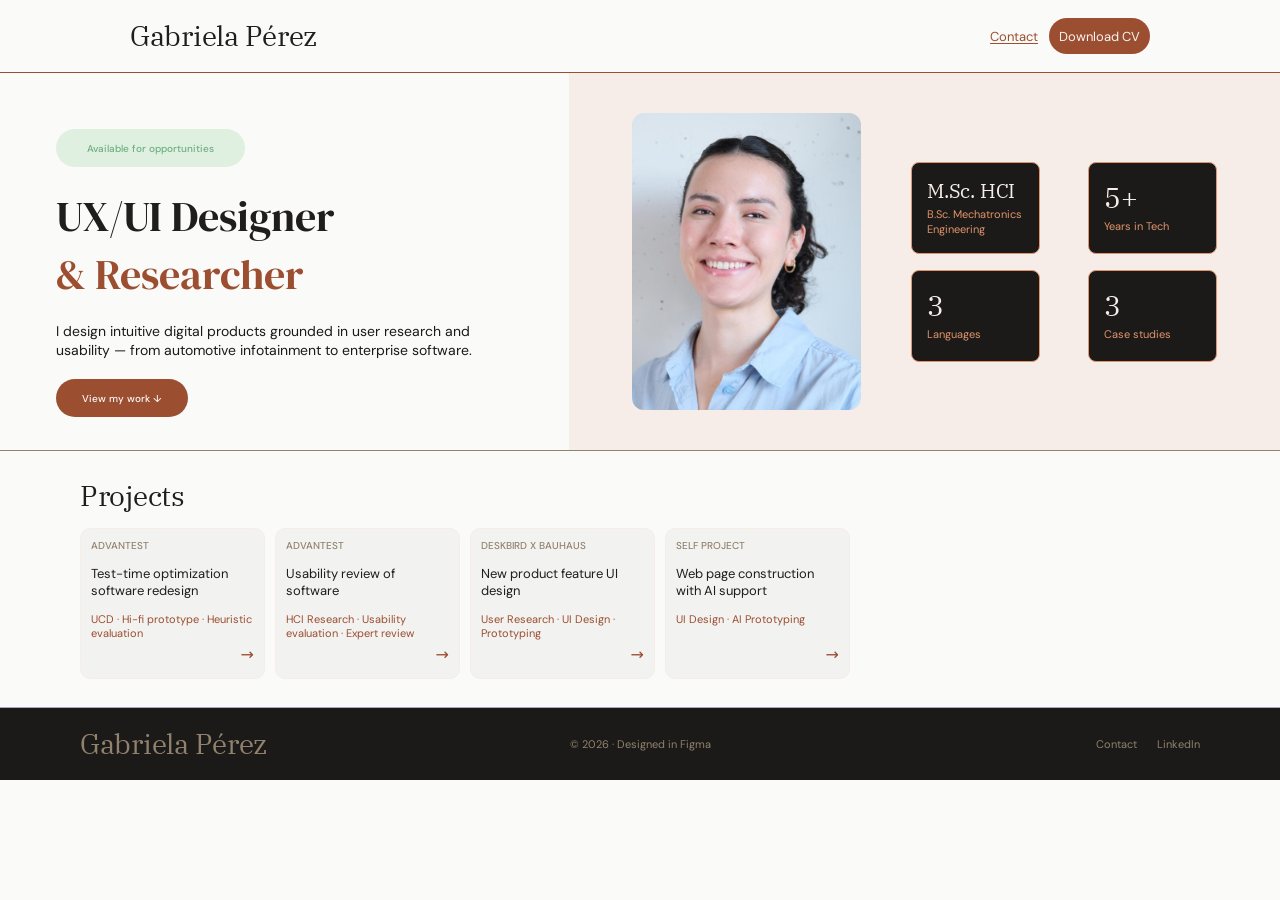
<file: index.html>
<!DOCTYPE html>
<html lang="en">
<head>
  <meta charset="utf-8">
  <meta name="viewport" content="width=device-width, initial-scale=1">
  <title>Gabriela R. Perez B. - Portfolio</title>
  <meta name="description" content="UX/UI Designer & Researcher. Portfolio of Gabriela Pérez.">
  <meta name="robots" content="noindex">
  <link rel="icon" href="assets/favicon.svg" type="image/svg+xml">
  <link rel="icon" href="assets/favicon-32.png" type="image/png" sizes="32x32">
  <link rel="apple-touch-icon" href="assets/apple-touch-icon.png">
  <link rel="preload" href="assets/fonts/ibm-plex-serif-latin-400-normal.woff2" as="font" type="font/woff2" crossorigin>
  <link rel="stylesheet" href="css/style.css">
</head>
<body class="home">
  <header class="site-header">
    <div class="site-header__inner">
      <a class="brand" href="./">Gabriela Pérez</a>
      <nav class="nav" aria-label="Main">
        <a class="nav__link" href="contact/">Contact</a>
        <a class="pill" href="https://drive.google.com/file/d/1xqCTWWsr5hrrekr1qN33S0dycSxEd2MQ/view?usp=sharing" target="_blank" rel="noopener">Download CV</a>
      </nav>
    </div>
  </header>

  <main>
    <section class="hero">
      <div class="hero__text">
        <span class="badge">Available for opportunities</span>
        <h1>UX/UI Designer <span>&amp; Researcher</span></h1>
        <p class="hero__lead">I design intuitive digital products grounded in user research and usability — from automotive infotainment to enterprise software.</p>
        <a class="btn-work" href="#projects">View my work ↓</a>
      </div>
      <div class="hero__side">
        <div class="photo"><img src="assets/img/home-photo.jpg" alt="Portrait of Gabriela Pérez" width="640" height="961"></div>
        <div class="stats">
          <div class="stat"><b class="stat__deg">M.Sc. HCI</b><span>B.Sc. Mechatronics Engineering</span></div>
          <div class="stat"><b>5+</b><span>Years in Tech</span></div>
          <div class="stat"><b>3</b><span>Languages</span></div>
          <div class="stat"><b>3</b><span>Case studies</span></div>
        </div>
      </div>
    </section>

    <section class="projects" id="projects">
      <h2 class="h-section" style="color:var(--ink)">Projects</h2>
      <div class="cards">
      <a class="pcard" href="project-advantest-testtime/">
        <span class="pcard__label">Advantest</span>
        <span class="pcard__title">Test-time optimization software redesign</span>
        <span class="pcard__tags">UCD · Hi-fi prototype · Heuristic evaluation</span>
        <span class="pcard__arrow" aria-hidden="true">→</span>
      </a>
      <a class="pcard" href="project-advantest-usability/">
        <span class="pcard__label">Advantest</span>
        <span class="pcard__title">Usability review of software</span>
        <span class="pcard__tags">HCI Research · Usability evaluation · Expert review</span>
        <span class="pcard__arrow" aria-hidden="true">→</span>
      </a>
      <a class="pcard" href="project-deskbird-bauhaus/">
        <span class="pcard__label">Deskbird x Bauhaus</span>
        <span class="pcard__title">New product feature UI design</span>
        <span class="pcard__tags">User Research · UI Design · Prototyping</span>
        <span class="pcard__arrow" aria-hidden="true">→</span>
      </a>
      <a class="pcard" href="kitchen-and-more-stuff/">
        <span class="pcard__label">Self project</span>
        <span class="pcard__title">Web page construction with AI support</span>
        <span class="pcard__tags">UI Design · AI Prototyping</span>
        <span class="pcard__arrow" aria-hidden="true">→</span>
      </a>
      </div>
    </section>
  </main>
  <footer class="site-footer">
    <div class="site-footer__inner">
      <a class="brand" href="">Gabriela Pérez</a>
      <small>© 2026 · Designed in Figma</small>
      <nav aria-label="Footer">
        <a href="contact/">Contact</a>
        <a href="https://linkedin.com/in/gabrielarosalbap/" target="_blank" rel="noopener">LinkedIn</a>
      </nav>
    </div>
  </footer>
</body>
</html>
</file>
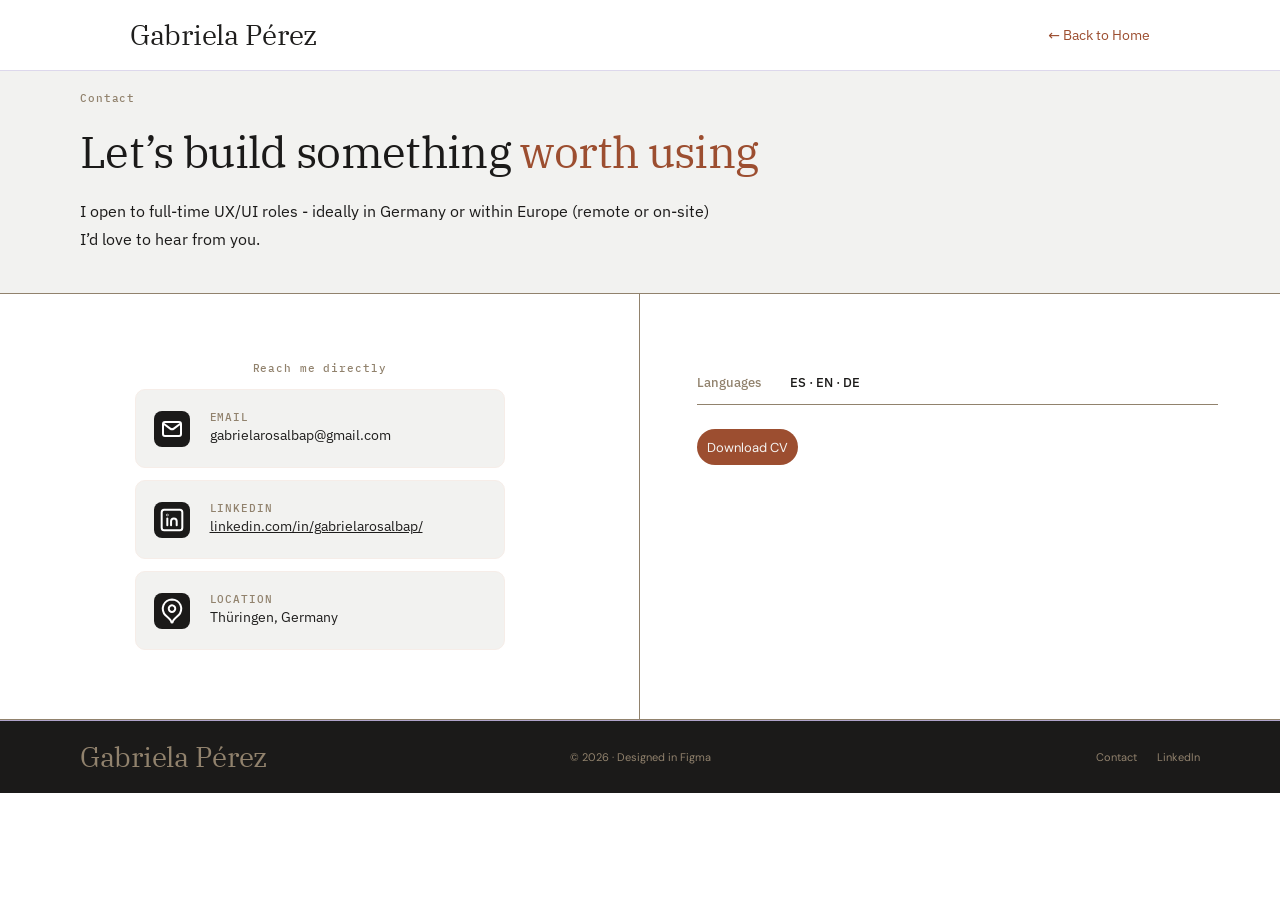
<file: contact/index.html>
<!DOCTYPE html>
<html lang="en">
<head>
  <meta charset="utf-8">
  <meta name="viewport" content="width=device-width, initial-scale=1">
  <title>Contact · Gabriela Pérez</title>
  <meta name="description" content="Get in touch with Gabriela Pérez, UX/UI Designer & Researcher.">
  <meta name="robots" content="noindex">
  <link rel="icon" href="../assets/favicon.svg" type="image/svg+xml">
  <link rel="icon" href="../assets/favicon-32.png" type="image/png" sizes="32x32">
  <link rel="apple-touch-icon" href="../assets/apple-touch-icon.png">
  <link rel="preload" href="../assets/fonts/ibm-plex-serif-latin-400-normal.woff2" as="font" type="font/woff2" crossorigin>
  <link rel="stylesheet" href="../css/style.css">
</head>
<body class="contact">
  <header class="site-header">
    <div class="site-header__inner">
      <a class="brand" href="../">Gabriela Pérez</a>
      <a class="back" href="../">← Back to Home</a>
    </div>
  </header>

  <main>
    <section class="contact-hero">
      <p class="eyebrow">Contact</p>
      <h1>Let’s build something <span>worth using</span></h1>
      <p class="body">I open to full-time UX/UI roles - ideally in Germany or within Europe (remote or on-site)<br>I’d love to hear from you.</p>
    </section>

    <section class="contact-body">
      <div class="contact-body__left">
        <p class="eyebrow">Reach me directly</p>
        <ul class="channels">
          <li class="channel"><img class="channel__img" src="../assets/img/icon-email.svg" alt="" width="36" height="36"><div><span class="eyebrow">EMAIL</span><a href="mailto:gabrielarosalbap@gmail.com" style="text-decoration:none">gabrielarosalbap@gmail.com</a></div></li>
          <li class="channel"><img class="channel__img" src="../assets/img/icon-linkedin.svg" alt="" width="36" height="36"><div><span class="eyebrow">LINKEDIN</span><a href="https://linkedin.com/in/gabrielarosalbap/" target="_blank" rel="noopener">linkedin.com/in/gabrielarosalbap/</a></div></li>
          <li class="channel"><img class="channel__img" src="../assets/img/icon-location.svg" alt="" width="36" height="36"><div><span class="eyebrow">LOCATION</span><p>Thüringen, Germany</p></div></li>
        </ul>
      </div>
      <div class="contact-body__right">
        <p class="langs">Languages <b>ES · EN · DE</b></p>
        <a class="pill" href="https://drive.google.com/file/d/1xqCTWWsr5hrrekr1qN33S0dycSxEd2MQ/view?usp=sharing" target="_blank" rel="noopener">Download CV</a>
      </div>
    </section>
  </main>
  <footer class="site-footer">
    <div class="site-footer__inner">
      <a class="brand" href="../">Gabriela Pérez</a>
      <small>© 2026 · Designed in Figma</small>
      <nav aria-label="Footer">
        <a href="../contact/">Contact</a>
        <a href="https://linkedin.com/in/gabrielarosalbap/" target="_blank" rel="noopener">LinkedIn</a>
      </nav>
    </div>
  </footer>
</body>
</html>
</file>
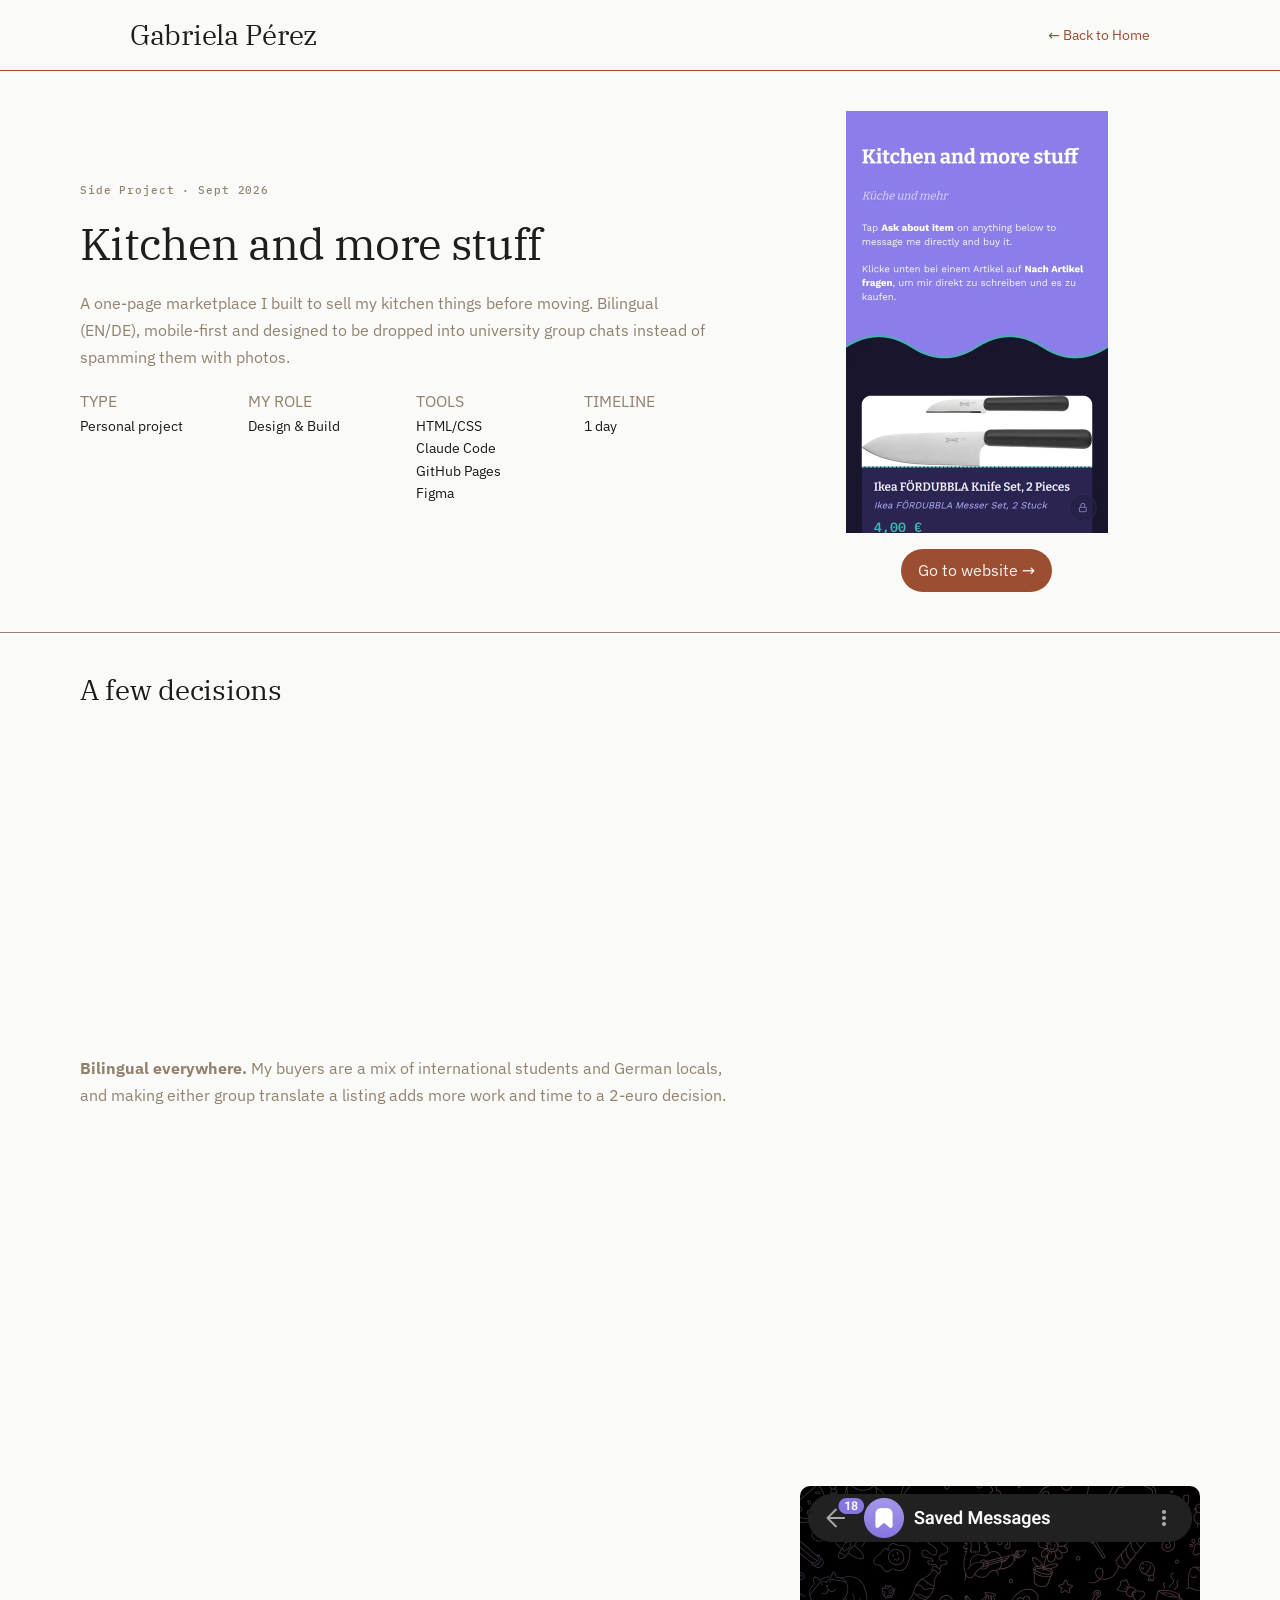
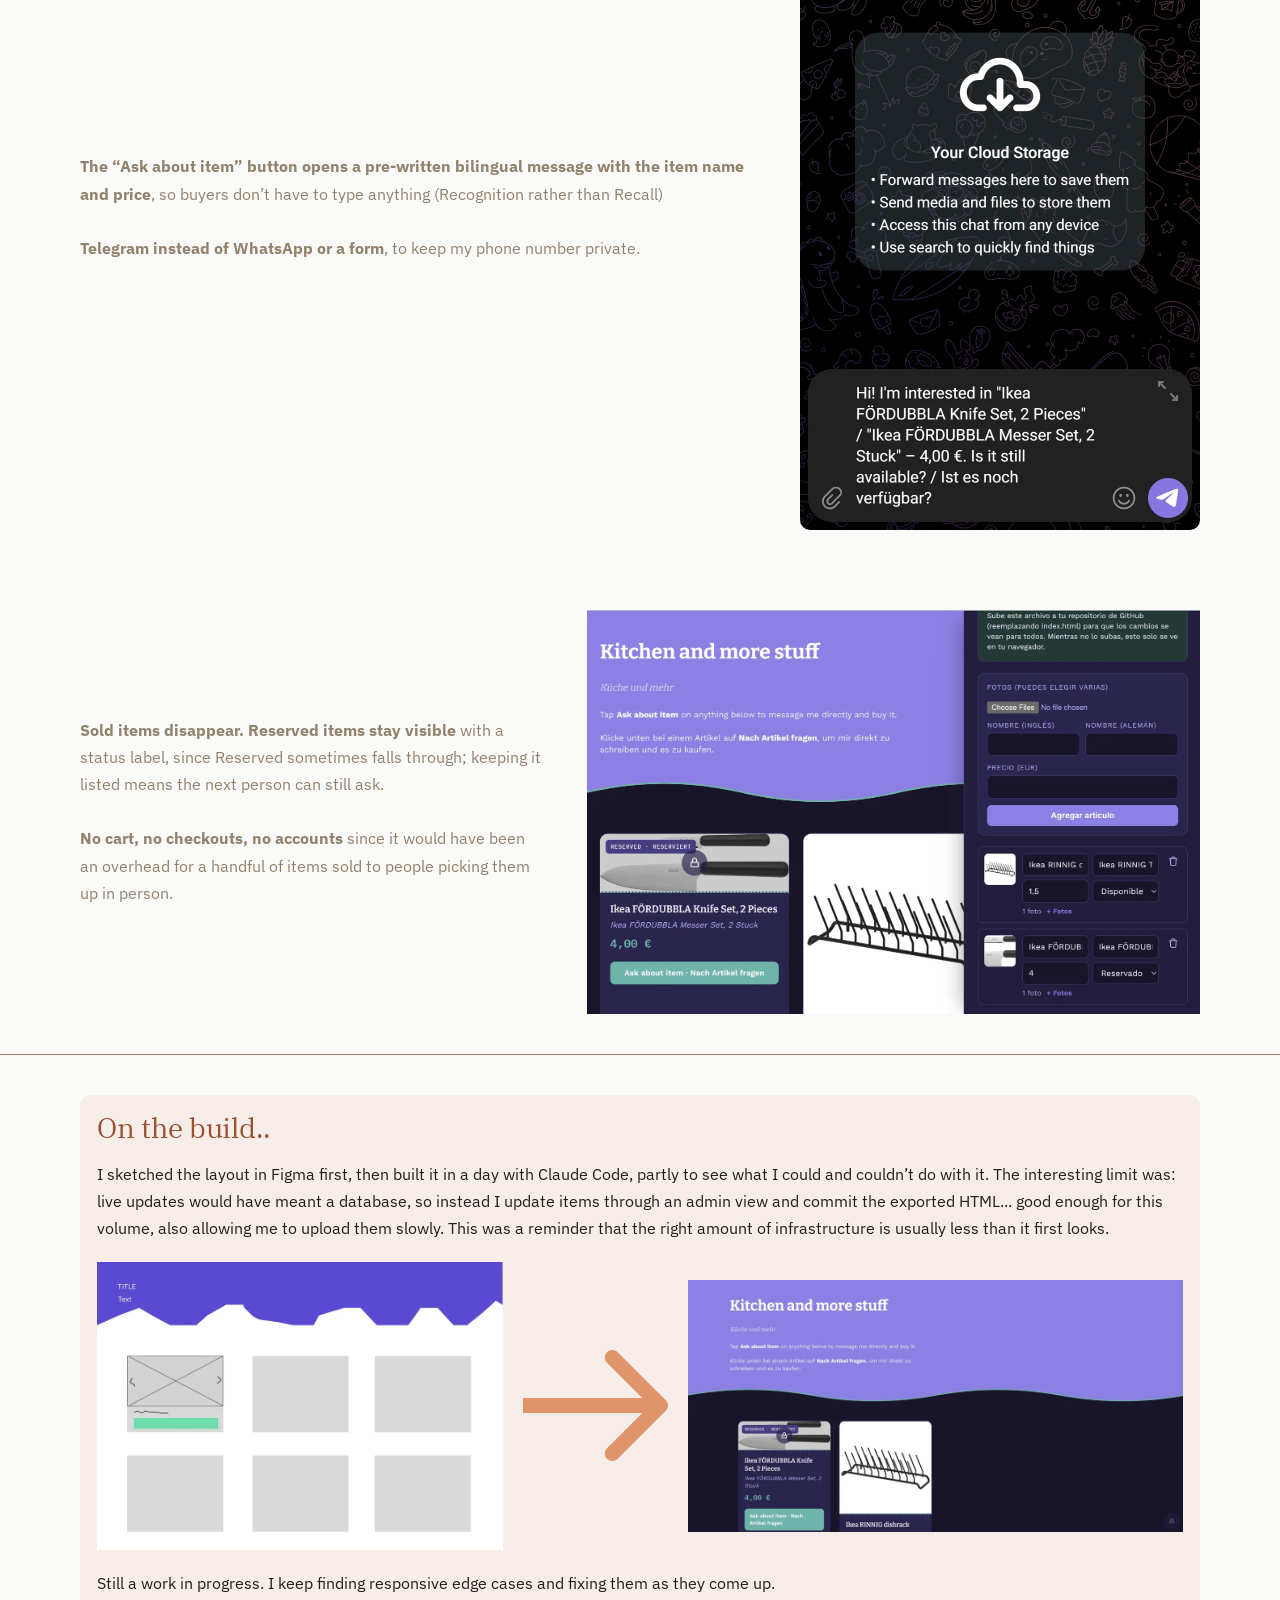
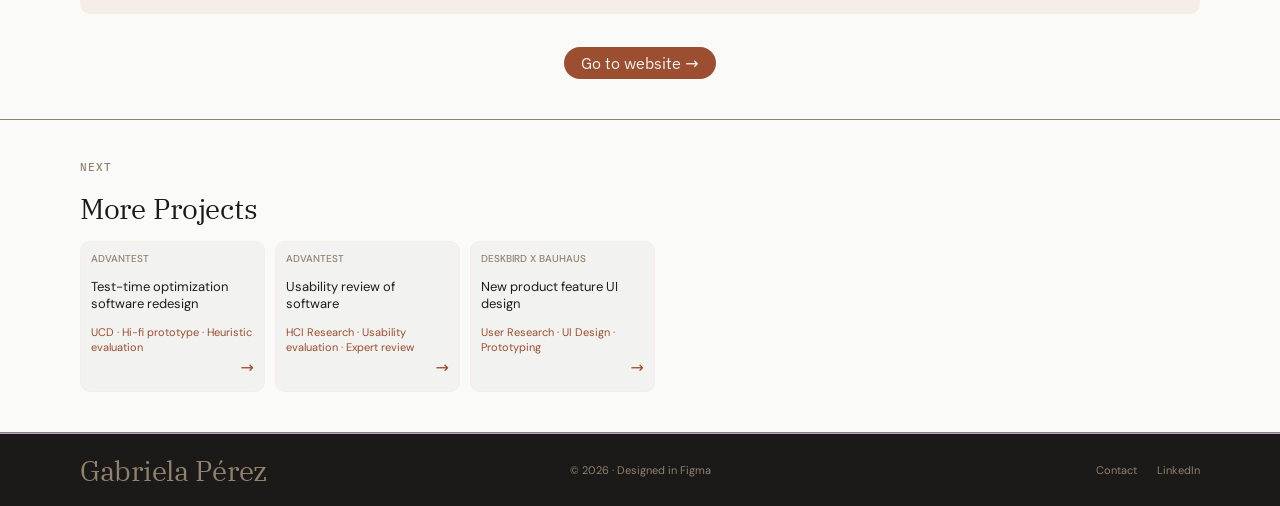
<file: kitchen-and-more-stuff/index.html>
<!DOCTYPE html>
<html lang="en">
<head>
  <meta charset="utf-8">
  <meta name="viewport" content="width=device-width, initial-scale=1">
  <title>Kitchen and more stuff · Gabriela Pérez</title>
  <meta name="description" content="Side project: a bilingual, mobile-first one-page marketplace designed in Figma and built with HTML/CSS and Claude Code.">
  <meta name="robots" content="noindex">
  <link rel="icon" href="../assets/favicon.svg" type="image/svg+xml">
  <link rel="icon" href="../assets/favicon-32.png" type="image/png" sizes="32x32">
  <link rel="apple-touch-icon" href="../assets/apple-touch-icon.png">
  <link rel="preload" href="../assets/fonts/ibm-plex-serif-latin-400-normal.woff2" as="font" type="font/woff2" crossorigin>
  <link rel="stylesheet" href="../css/style.css">
</head>
<body class="case">
  <header class="site-header">
    <div class="site-header__inner">
      <a class="brand" href="../">Gabriela Pérez</a>
      <a class="back" href="../">← Back to Home</a>
    </div>
  </header>

  <main>
    <section class="sec case-hero">
      <div class="case-hero__text">
        <p class="eyebrow">Side Project · Sept 2026</p>
        <h1 class="h-display">Kitchen and more stuff</h1>
        <p class="body">A one-page marketplace I built to sell my kitchen things before moving. Bilingual (EN/DE), mobile-first and designed to be dropped into university group chats instead of spamming them with photos.</p>
        <dl class="meta"><div><dt>Type</dt><dd>Personal project</dd></div><div><dt>My role</dt><dd>Design &amp; Build</dd></div><div><dt>Tools</dt><dd>HTML/CSS</dd><dd>Claude Code</dd><dd>GitHub Pages</dd><dd>Figma</dd></div><div><dt>Timeline</dt><dd>1 day</dd></div></dl>
      </div>
      <div class="case-hero__media k-hero-media">
        <img src="../assets/img/kitchen-hero.webp" alt="Mobile view of the Kitchen and more stuff site" width="262" height="422">
        <a class="pill pill--plex" href="https://gabrielarosalba.github.io/Selling_stuff/" target="_blank" rel="noopener">Go to website →</a>
      </div>
    </section>

    <section class="sec">
      <h2 class="h-section">A few decisions</h2>
      <div class="decision" style="margin-top:55px">
        <p class="body"><strong>Bilingual everywhere.</strong> My buyers are a mix of international students and German locals, and making either group translate a listing adds more work and time to a 2-euro decision.</p>
        <div class="phone"><video src="../assets/video/kitchen-scroll.mp4" autoplay loop muted playsinline preload="metadata"></video></div>
      </div>
      <div class="decision" style="margin-top:83px">
        <div>
          <p class="body"><strong>The “Ask about item” button opens a pre-written bilingual message with the item name and price</strong>, so buyers don’t have to type anything (Recognition rather than Recall)</p>
          <p class="body"><strong>Telegram instead of WhatsApp or a form</strong>, to keep my phone number private.</p>
        </div>
        <img class="decision__img" src="../assets/img/kitchen-telegram.webp" alt="Pre-written bilingual message in Telegram" width="400" height="644" loading="lazy">
      </div>
      <div class="decision decision--wide" style="margin-top:80px">
        <div>
          <p class="body"><strong>Sold items disappear. Reserved items stay visible</strong> with a status label, since Reserved sometimes falls through; keeping it listed means the next person can still ask.</p>
          <p class="body"><strong>No cart, no checkouts, no accounts</strong> since it would have been an overhead for a handful of items sold to people picking them up in person.</p>
        </div>
        <img class="decision__img" src="../assets/img/kitchen-admin.webp" alt="Item list with Reserved label and the admin view" loading="lazy" style="border-radius:0">
      </div>
    </section>

    <section class="sec">
      <div class="build">
        <h2 class="h-section">On the build..</h2>
        <p class="body">I sketched the layout in Figma first, then built it in a day with Claude Code, partly to see what I could and couldn’t do with it. The interesting limit was: live updates would have meant a database, so instead I update items through an admin view and commit the exported HTML... good enough for this volume, also allowing me to upload them slowly. This was a reminder that the right amount of infrastructure is usually less than it first looks.</p>
        <div class="build__row">
          <img src="../assets/img/kitchen-figma.webp" alt="Layout sketched in Figma" loading="lazy">
          <img class="arrow" src="../assets/img/kitchen-arrow.svg" alt="" loading="lazy">
          <img src="../assets/img/kitchen-built.webp" alt="The built website" loading="lazy">
        </div>
        <p class="body" style="margin-top:0">Still a work in progress. I keep finding responsive edge cases and fixing them as they come up.</p>
      </div>
      <div class="center"><a class="pill pill--plex" style="height:32px" href="https://gabrielarosalba.github.io/Selling_stuff/" target="_blank" rel="noopener">Go to website →</a></div>
    </section>

    <section class="sec more">
      <p class="eyebrow">NEXT</p>
      <h2 class="h-section" style="margin-top:16px">More Projects</h2>
      <div class="cards">
      <a class="pcard" href="../project-advantest-testtime/">
        <span class="pcard__label">Advantest</span>
        <span class="pcard__title">Test-time optimization software redesign</span>
        <span class="pcard__tags">UCD · Hi-fi prototype · Heuristic evaluation</span>
        <span class="pcard__arrow" aria-hidden="true">→</span>
      </a>
      <a class="pcard" href="../project-advantest-usability/">
        <span class="pcard__label">Advantest</span>
        <span class="pcard__title">Usability review of software</span>
        <span class="pcard__tags">HCI Research · Usability evaluation · Expert review</span>
        <span class="pcard__arrow" aria-hidden="true">→</span>
      </a>
      <a class="pcard" href="../project-deskbird-bauhaus/">
        <span class="pcard__label">Deskbird x Bauhaus</span>
        <span class="pcard__title">New product feature UI design</span>
        <span class="pcard__tags">User Research · UI Design · Prototyping</span>
        <span class="pcard__arrow" aria-hidden="true">→</span>
      </a>
      </div>
    </section>
  </main>
  <footer class="site-footer">
    <div class="site-footer__inner">
      <a class="brand" href="../">Gabriela Pérez</a>
      <small>© 2026 · Designed in Figma</small>
      <nav aria-label="Footer">
        <a href="../contact/">Contact</a>
        <a href="https://linkedin.com/in/gabrielarosalbap/" target="_blank" rel="noopener">LinkedIn</a>
      </nav>
    </div>
  </footer>
</body>
</html>
</file>
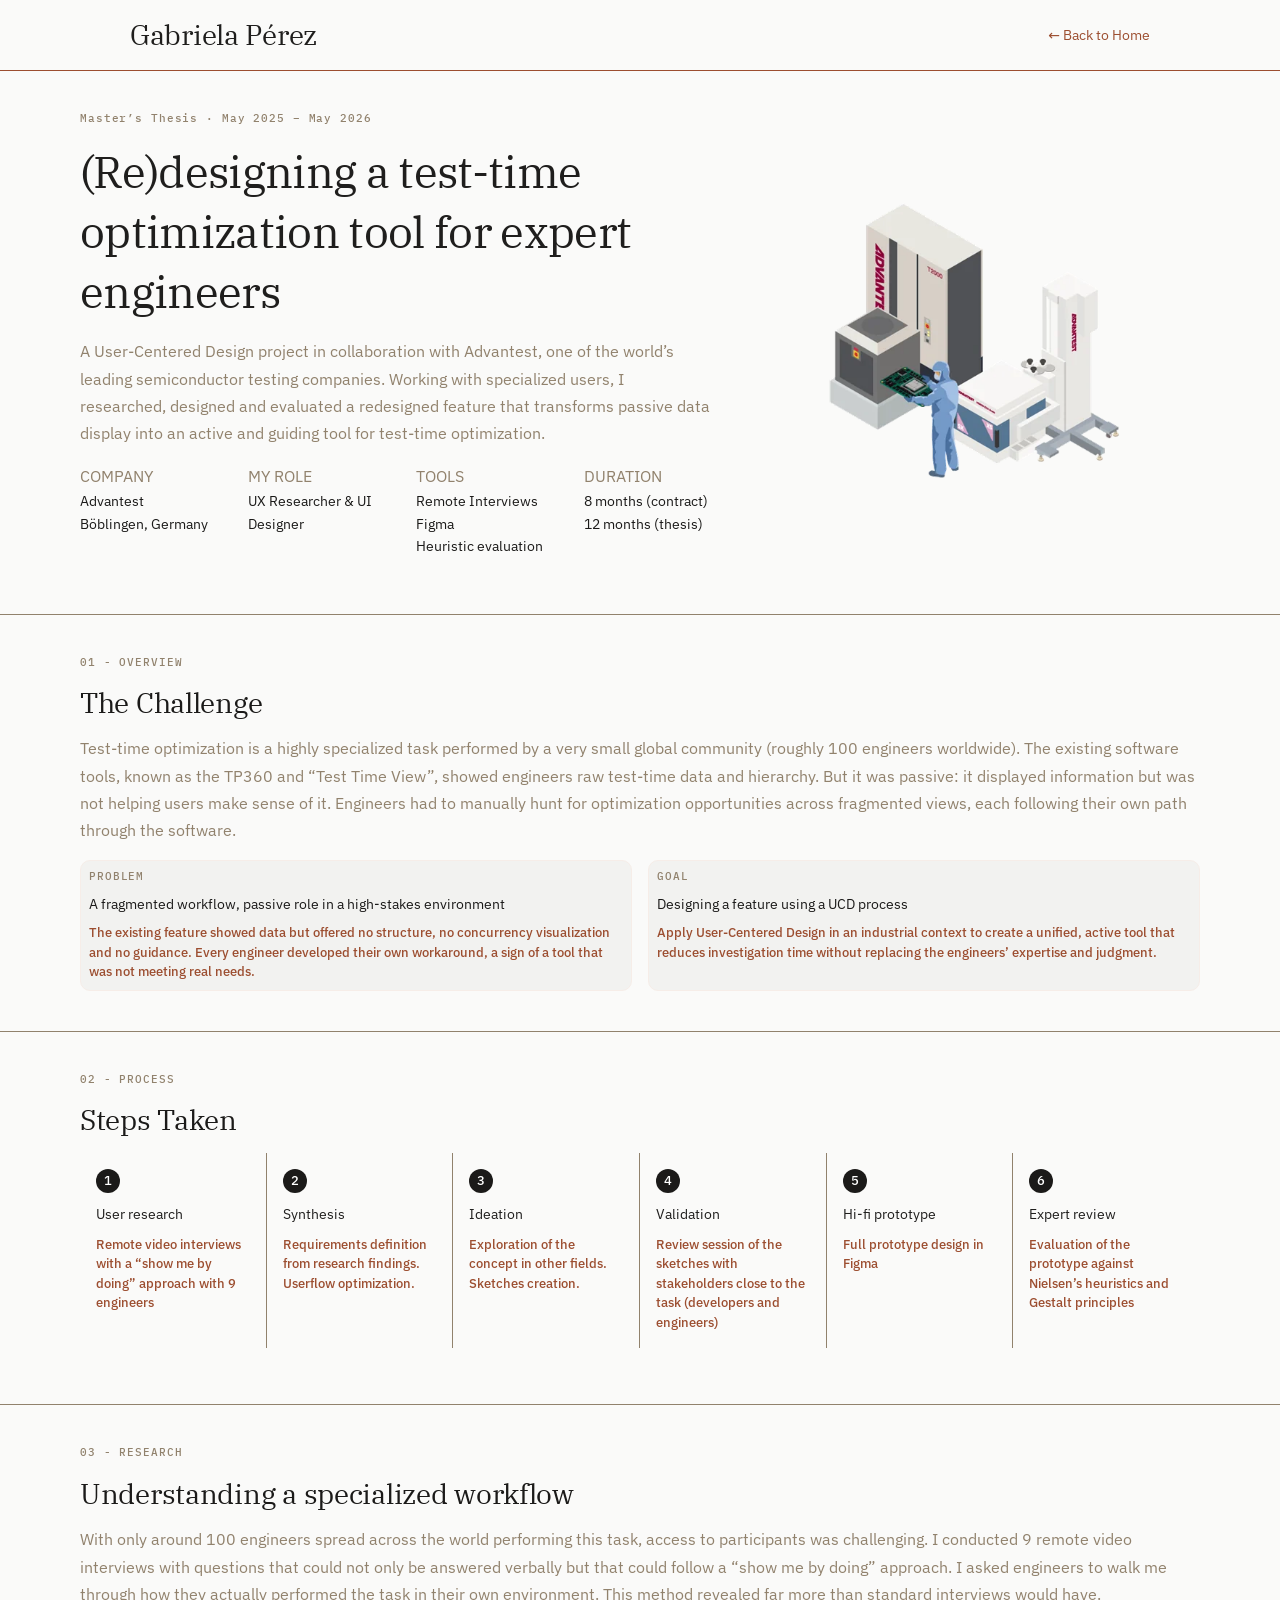
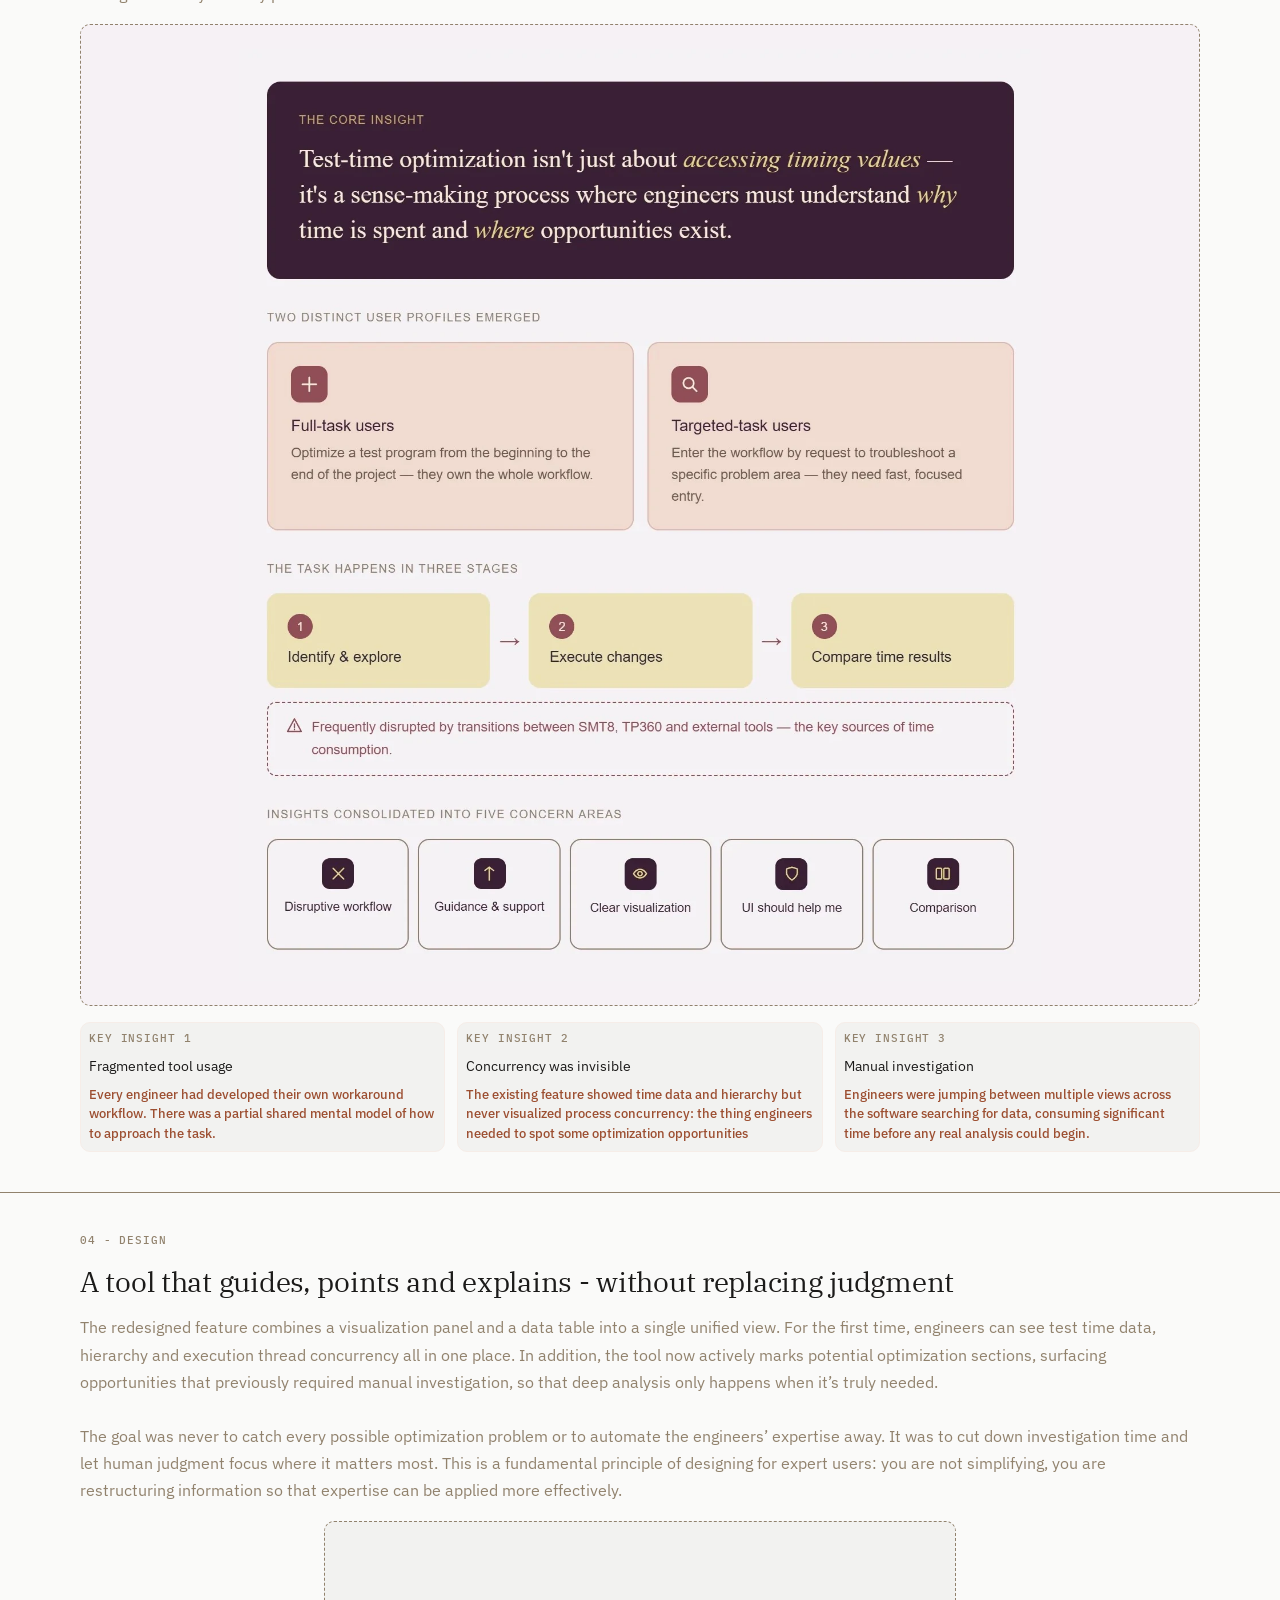
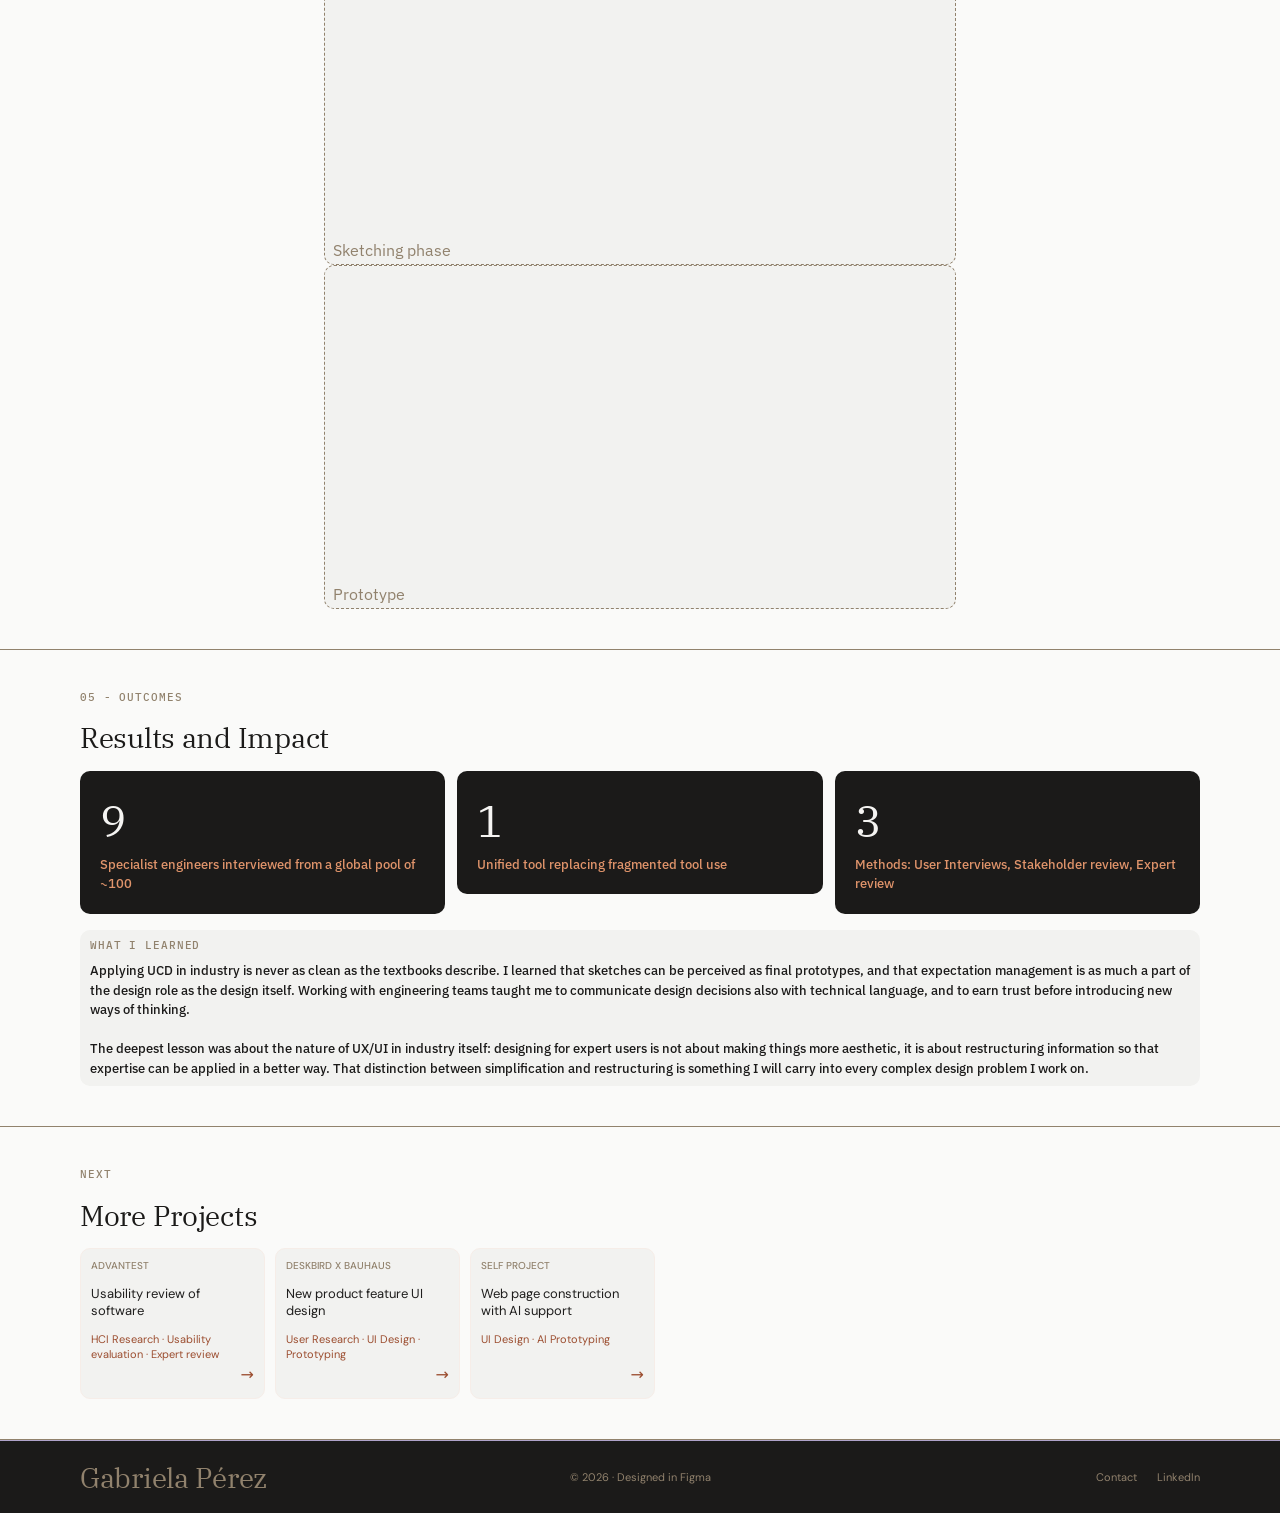
<file: project-advantest-testtime/index.html>
<!DOCTYPE html>
<html lang="en">
<head>
  <meta charset="utf-8">
  <meta name="viewport" content="width=device-width, initial-scale=1">
  <title>Test-time optimization redesign · Gabriela Pérez</title>
  <meta name="description" content="Master's thesis case study: redesigning a test-time optimization tool for expert engineers at Advantest.">
  <meta name="robots" content="noindex">
  <link rel="icon" href="../assets/favicon.svg" type="image/svg+xml">
  <link rel="icon" href="../assets/favicon-32.png" type="image/png" sizes="32x32">
  <link rel="apple-touch-icon" href="../assets/apple-touch-icon.png">
  <link rel="preload" href="../assets/fonts/ibm-plex-serif-latin-400-normal.woff2" as="font" type="font/woff2" crossorigin>
  <link rel="stylesheet" href="../css/style.css">
</head>
<body class="case">
  <header class="site-header">
    <div class="site-header__inner">
      <a class="brand" href="../">Gabriela Pérez</a>
      <a class="back" href="../">← Back to Home</a>
    </div>
  </header>

  <main>
    <section class="sec case-hero">
      <div class="case-hero__text">
        <p class="eyebrow">Master’s Thesis · May 2025 – May 2026</p>
        <h1 class="h-display">(Re)designing a test-time optimization tool for expert engineers</h1>
        <p class="body">A User-Centered Design project in collaboration with Advantest, one of the world’s leading semiconductor testing companies. Working with specialized users, I researched, designed and evaluated a redesigned feature that transforms passive data display into an active and guiding tool for test-time optimization.</p>
        <dl class="meta"><div><dt>Company</dt><dd>Advantest</dd><dd>Böblingen, Germany</dd></div><div><dt>My role</dt><dd>UX Researcher &amp; UI Designer</dd></div><div><dt>Tools</dt><dd>Remote Interviews</dd><dd>Figma</dd><dd>Heuristic evaluation</dd></div><div><dt>Duration</dt><dd>8 months (contract) 12 months (thesis)</dd></div></dl>
      </div>
      <div class="case-hero__media"><img src="../assets/img/testtime-hero.webp" alt="Illustration of semiconductor test equipment" width="309" height="278"></div>
    </section>

    <section class="sec">
      <p class="eyebrow">01 - OVERVIEW</p>
      <h2 class="h-section">The Challenge</h2>
      <p class="body">Test-time optimization is a highly specialized task performed by a very small global community (roughly 100 engineers worldwide). The existing software tools, known as the TP360 and “Test Time View”, showed engineers raw test-time data and hierarchy. But it was passive: it displayed information but was not helping users make sense of it. Engineers had to manually hunt for optimization opportunities across fragmented views, each following their own path through the software.</p>
      <div class="duo">
        <div class="box"><span class="eyebrow">PROBLEM</span><h3>A fragmented workflow, passive role in a high-stakes environment</h3><p class="note">The existing feature showed data but offered no structure, no concurrency visualization and no guidance. Every engineer developed their own workaround, a sign of a tool that was not meeting real needs.</p></div>
        <div class="box"><span class="eyebrow">GOAL</span><h3>Designing a feature using a UCD process</h3><p class="note">Apply User-Centered Design in an industrial context to create a unified, active tool that reduces investigation time without replacing the engineers’ expertise and judgment.</p></div>
      </div>
    </section>

    <section class="sec">
      <p class="eyebrow">02 - PROCESS</p>
      <h2 class="h-section">Steps Taken</h2>
      <ol class="steps steps--6" style="--n:6"><li><span class="steps__num">1</span><h3>User research</h3><p class="note">Remote video interviews with a “show me by doing” approach with 9 engineers</p></li><li><span class="steps__num">2</span><h3>Synthesis</h3><p class="note">Requirements definition from research findings.</p><p class="note">Userflow optimization.</p></li><li><span class="steps__num">3</span><h3>Ideation</h3><p class="note">Exploration of the concept in other fields. Sketches creation.</p></li><li><span class="steps__num">4</span><h3>Validation</h3><p class="note">Review session of the sketches with stakeholders close to the task (developers and engineers)</p></li><li><span class="steps__num">5</span><h3>Hi-fi prototype</h3><p class="note">Full prototype design in Figma</p></li><li><span class="steps__num">6</span><h3>Expert review</h3><p class="note">Evaluation of the prototype against Nielsen’s heuristics and Gestalt principles</p></li></ol>
    </section>

    <section class="sec">
      <p class="eyebrow">03 - RESEARCH</p>
      <h2 class="h-section">Understanding a specialized workflow</h2>
      <p class="body">With only around 100 engineers spread across the world performing this task, access to participants was challenging. I conducted 9 remote video interviews with questions that could not only be answered verbally but that could follow a “show me by doing” approach. I asked engineers to walk me through how they actually performed the task in their own environment. This method revealed far more than standard interviews would have.</p>
      <figure class="figure figure--research"><img src="../assets/img/testtime-research.webp" alt="Research findings: the core insight, two user profiles, three task stages and five concern areas" width="1404" height="1632" loading="lazy"></figure>
      <div class="trio">
        <div class="box"><span class="eyebrow">KEY INSIGHT 1</span><h3>Fragmented tool usage</h3><p class="note">Every engineer had developed their own workaround workflow. There was a partial shared mental model of how to approach the task.</p></div>
        <div class="box"><span class="eyebrow">KEY INSIGHT 2</span><h3>Concurrency was invisible</h3><p class="note">The existing feature showed time data and hierarchy but never visualized process concurrency: the thing engineers needed to spot some optimization opportunities</p></div>
        <div class="box"><span class="eyebrow">KEY INSIGHT 3</span><h3>Manual investigation</h3><p class="note">Engineers were jumping between multiple views across the software searching for data, consuming significant time before any real analysis could begin.</p></div>
      </div>
    </section>

    <section class="sec">
      <p class="eyebrow">04 - DESIGN</p>
      <h2 class="h-section">A tool that guides, points and explains - without replacing judgment</h2>
      <p class="body">The redesigned feature combines a visualization panel and a data table into a single unified view. For the first time, engineers can see test time data, hierarchy and execution thread concurrency all in one place. In addition, the tool now actively marks potential optimization sections, surfacing opportunities that previously required manual investigation, so that deep analysis only happens when it’s truly needed.</p>
      <p class="body">The goal was never to catch every possible optimization problem or to automate the engineers’ expertise away. It was to cut down investigation time and let human judgment focus where it matters most. This is a fundamental principle of designing for expert users: you are not simplifying, you are restructuring information so that expertise can be applied more effectively.</p>
      <figure class="figure figure--center"><video src="../assets/video/testtime-sketching.mp4" autoplay loop muted playsinline preload="metadata"></video><figcaption>Sketching phase</figcaption></figure>
      <figure class="figure figure--center" style="margin-top:0"><video src="../assets/video/testtime-prototype.mp4" autoplay loop muted playsinline preload="metadata"></video><figcaption>Prototype</figcaption></figure>
    </section>

    <section class="sec">
      <p class="eyebrow">05 - OUTCOMES</p>
      <h2 class="h-section">Results and Impact</h2>
      <div class="outcomes"><div class="outcome"><b>9</b><span>Specialist engineers interviewed from a global pool of ~100</span></div><div class="outcome"><b>1</b><span>Unified tool replacing fragmented tool use</span></div><div class="outcome"><b>3</b><span>Methods: User Interviews, Stakeholder review, Expert review</span></div></div>
      <div class="learned"><span class="eyebrow">WHAT I LEARNED</span><p>Applying UCD in industry is never as clean as the textbooks describe. I learned that sketches can be perceived as final prototypes, and that expectation management is as much a part of the design role as the design itself. Working with engineering teams taught me to communicate design decisions also with technical language, and to earn trust before introducing new ways of thinking.</p><p>The deepest lesson was about the nature of UX/UI in industry itself: designing for expert users is not about making things more aesthetic, it is about restructuring information so that expertise can be applied in a better way. That distinction between simplification and restructuring is something I will carry into every complex design problem I work on.</p></div>
    </section>

    <section class="sec more">
      <p class="eyebrow">NEXT</p>
      <h2 class="h-section" style="margin-top:16px">More Projects</h2>
      <div class="cards">
      <a class="pcard" href="../project-advantest-usability/">
        <span class="pcard__label">Advantest</span>
        <span class="pcard__title">Usability review of software</span>
        <span class="pcard__tags">HCI Research · Usability evaluation · Expert review</span>
        <span class="pcard__arrow" aria-hidden="true">→</span>
      </a>
      <a class="pcard" href="../project-deskbird-bauhaus/">
        <span class="pcard__label">Deskbird x Bauhaus</span>
        <span class="pcard__title">New product feature UI design</span>
        <span class="pcard__tags">User Research · UI Design · Prototyping</span>
        <span class="pcard__arrow" aria-hidden="true">→</span>
      </a>
      <a class="pcard" href="../kitchen-and-more-stuff/">
        <span class="pcard__label">Self project</span>
        <span class="pcard__title">Web page construction with AI support</span>
        <span class="pcard__tags">UI Design · AI Prototyping</span>
        <span class="pcard__arrow" aria-hidden="true">→</span>
      </a>
      </div>
    </section>
  </main>
  <footer class="site-footer">
    <div class="site-footer__inner">
      <a class="brand" href="../">Gabriela Pérez</a>
      <small>© 2026 · Designed in Figma</small>
      <nav aria-label="Footer">
        <a href="../contact/">Contact</a>
        <a href="https://linkedin.com/in/gabrielarosalbap/" target="_blank" rel="noopener">LinkedIn</a>
      </nav>
    </div>
  </footer>
</body>
</html>
</file>
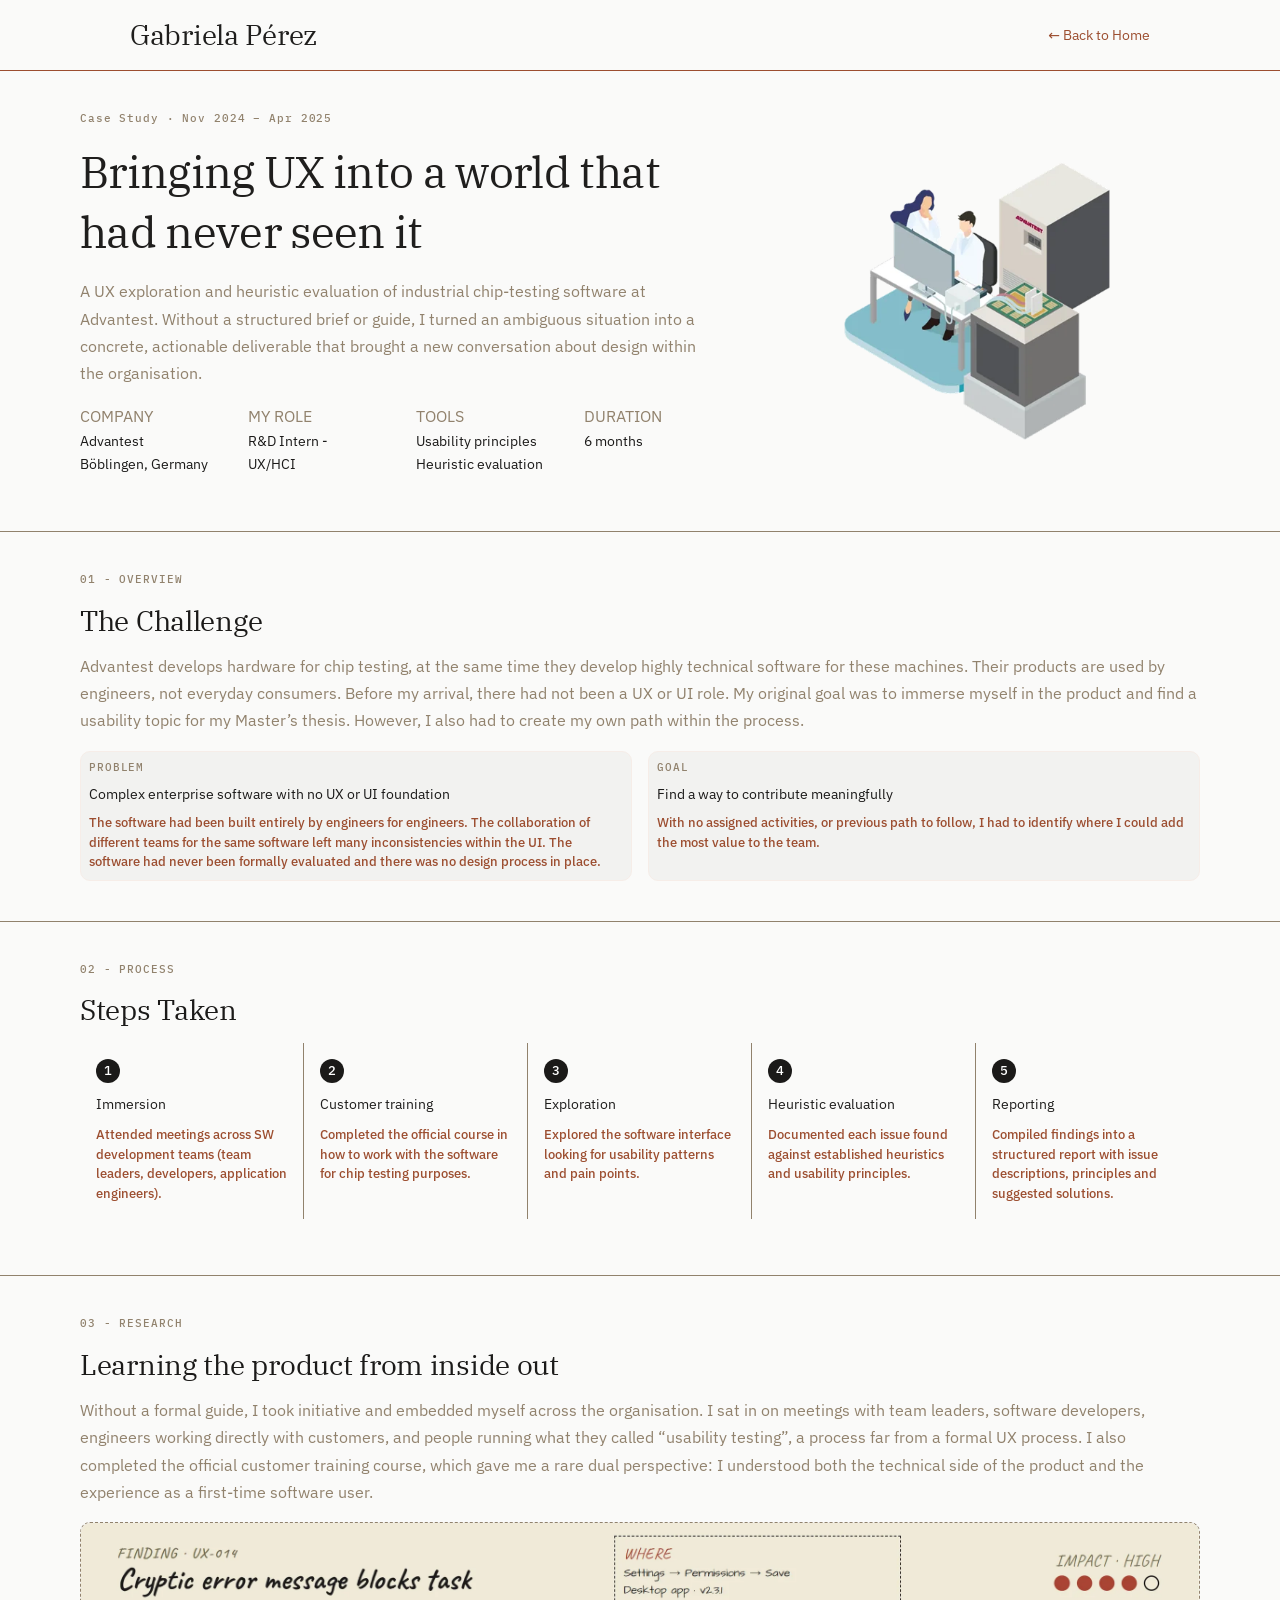
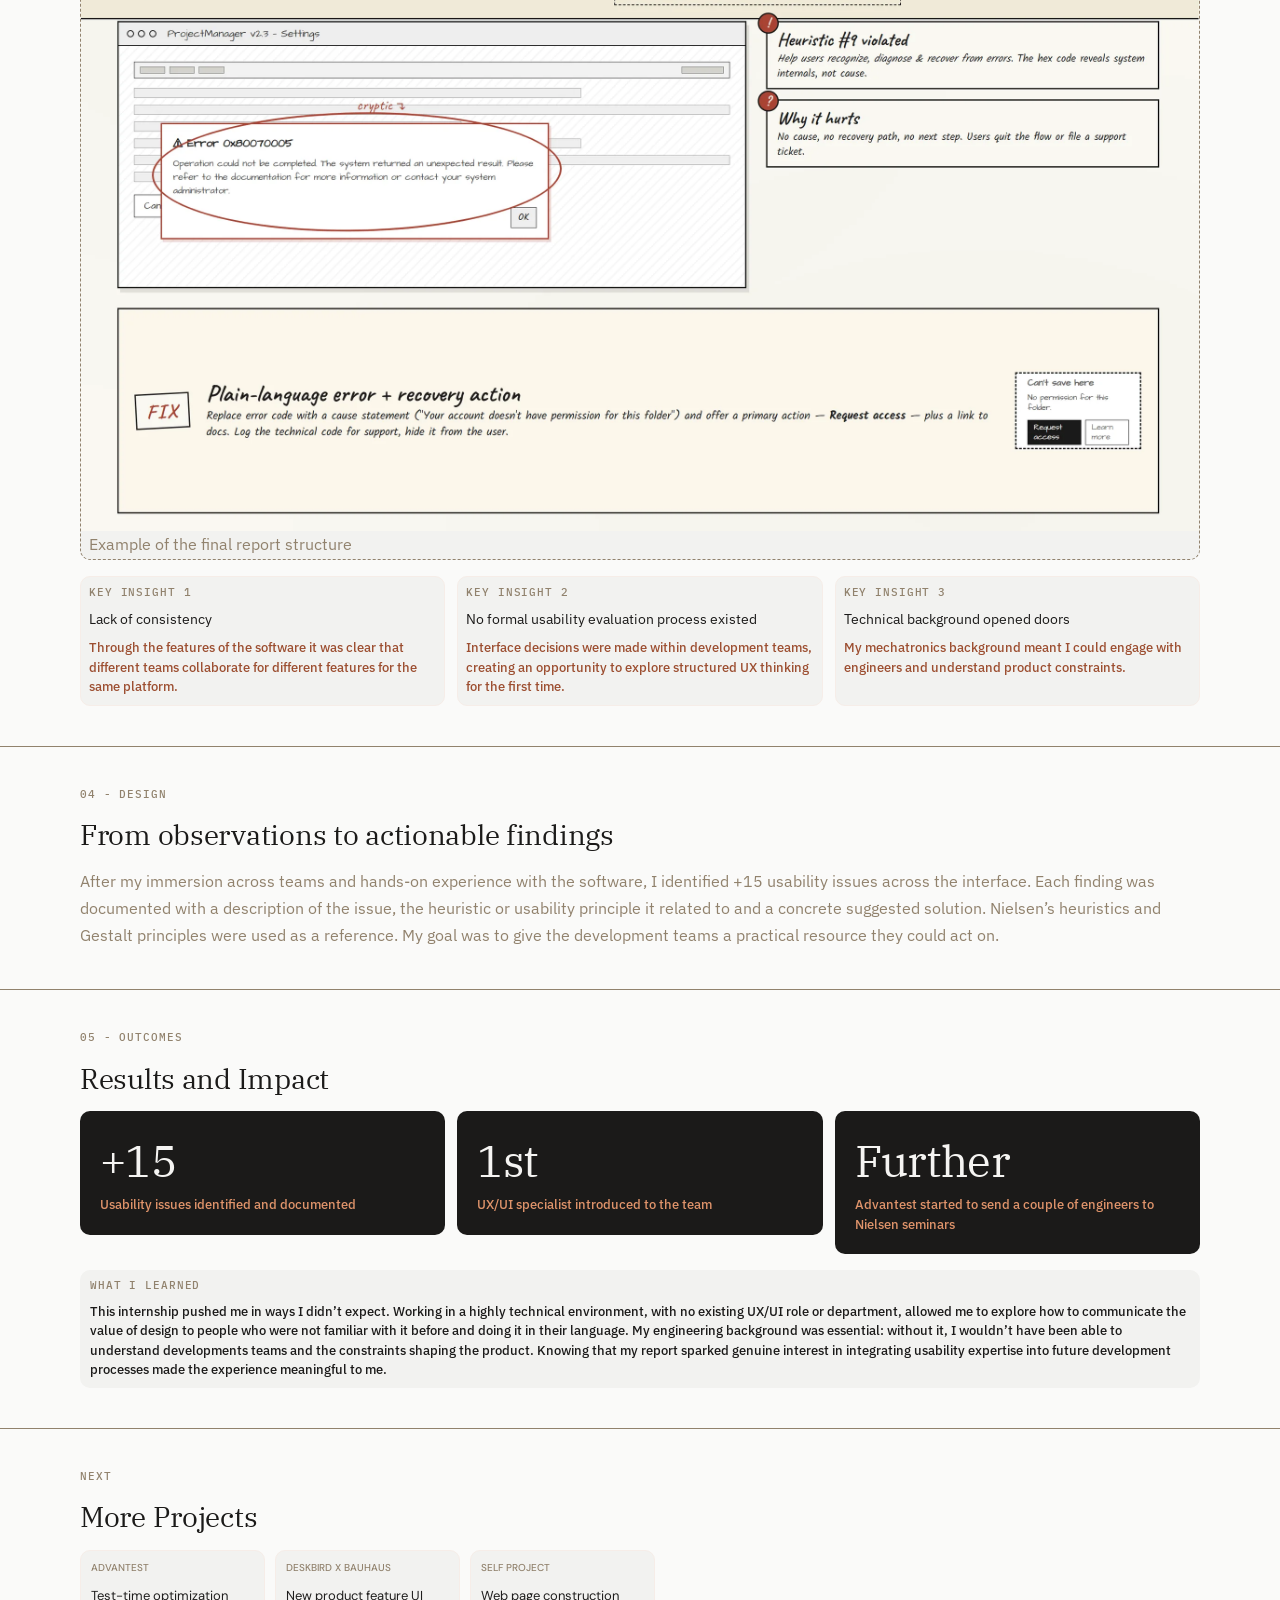
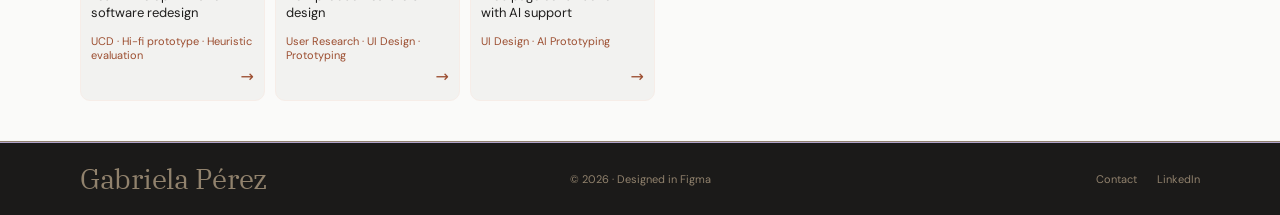
<file: project-advantest-usability/index.html>
<!DOCTYPE html>
<html lang="en">
<head>
  <meta charset="utf-8">
  <meta name="viewport" content="width=device-width, initial-scale=1">
  <title>Usability review at Advantest · Gabriela Pérez</title>
  <meta name="description" content="Case study: a UX exploration and heuristic evaluation of industrial chip-testing software at Advantest.">
  <meta name="robots" content="noindex">
  <link rel="icon" href="../assets/favicon.svg" type="image/svg+xml">
  <link rel="icon" href="../assets/favicon-32.png" type="image/png" sizes="32x32">
  <link rel="apple-touch-icon" href="../assets/apple-touch-icon.png">
  <link rel="preload" href="../assets/fonts/ibm-plex-serif-latin-400-normal.woff2" as="font" type="font/woff2" crossorigin>
  <link rel="stylesheet" href="../css/style.css">
</head>
<body class="case">
  <header class="site-header">
    <div class="site-header__inner">
      <a class="brand" href="../">Gabriela Pérez</a>
      <a class="back" href="../">← Back to Home</a>
    </div>
  </header>

  <main>
    <section class="sec case-hero">
      <div class="case-hero__text">
        <p class="eyebrow">Case Study · Nov 2024 – Apr 2025</p>
        <h1 class="h-display">Bringing UX into a world that had never seen it</h1>
        <p class="body">A UX exploration and heuristic evaluation of industrial chip-testing software at Advantest. Without a structured brief or guide, I turned an ambiguous situation into a concrete, actionable deliverable that brought a new conversation about design within the organisation.</p>
        <dl class="meta"><div><dt>Company</dt><dd>Advantest</dd><dd>Böblingen, Germany</dd></div><div><dt>My role</dt><dd>R&amp;D Intern - UX/HCI</dd></div><div><dt>Tools</dt><dd>Usability principles</dd><dd>Heuristic evaluation</dd></div><div><dt>Duration</dt><dd>6 months</dd></div></dl>
      </div>
      <div class="case-hero__media"><img src="../assets/img/usability-hero.webp" alt="Illustration for the usability review" width="308" height="278"></div>
    </section>

    <section class="sec">
      <p class="eyebrow">01 - OVERVIEW</p>
      <h2 class="h-section">The Challenge</h2>
      <p class="body">Advantest develops hardware for chip testing, at the same time they develop highly technical software for these machines. Their products are used by engineers, not everyday consumers. Before my arrival, there had not been a UX or UI role. My original goal was to immerse myself in the product and find a usability topic for my Master’s thesis. However, I also had to create my own path within the process.</p>
      <div class="duo">
        <div class="box"><span class="eyebrow">PROBLEM</span><h3>Complex enterprise software with no UX or UI foundation</h3><p class="note">The software had been built entirely by engineers for engineers. The collaboration of different teams for the same software left many inconsistencies within the UI. The software had never been formally evaluated and there was no design process in place.</p></div>
        <div class="box"><span class="eyebrow">GOAL</span><h3>Find a way to contribute meaningfully</h3><p class="note">With no assigned activities, or previous path to follow, I had to identify where I could add the most value to the team.</p></div>
      </div>
    </section>

    <section class="sec">
      <p class="eyebrow">02 - PROCESS</p>
      <h2 class="h-section">Steps Taken</h2>
      <ol class="steps" style="--n:5"><li><span class="steps__num">1</span><h3>Immersion</h3><p class="note">Attended meetings across SW development teams (team leaders, developers, application engineers).</p></li><li><span class="steps__num">2</span><h3>Customer training</h3><p class="note">Completed the official course in how to work with the software for chip testing purposes.</p></li><li><span class="steps__num">3</span><h3>Exploration</h3><p class="note">Explored the software interface looking for usability patterns and pain points.</p></li><li><span class="steps__num">4</span><h3>Heuristic evaluation</h3><p class="note">Documented each issue found against established heuristics and usability principles.</p></li><li><span class="steps__num">5</span><h3>Reporting</h3><p class="note">Compiled findings into a structured report with issue descriptions, principles and suggested solutions.</p></li></ol>
    </section>

    <section class="sec">
      <p class="eyebrow">03 - RESEARCH</p>
      <h2 class="h-section">Learning the product from inside out</h2>
      <p class="body">Without a formal guide, I took initiative and embedded myself across the organisation. I sat in on meetings with team leaders, software developers, engineers working directly with customers, and people running what they called “usability testing”, a process far from a formal UX process. I also completed the official customer training course, which gave me a rare dual perspective: I understood both the technical side of the product and the experience as a first-time software user.</p>
      <figure class="figure"><img src="../assets/img/usability-report.webp" alt="Example of the final report structure" loading="lazy"><figcaption>Example of the final report structure</figcaption></figure>
      <div class="trio">
        <div class="box"><span class="eyebrow">KEY INSIGHT 1</span><h3>Lack of consistency</h3><p class="note">Through the features of the software it was clear that different teams collaborate for different features for the same platform.</p></div>
        <div class="box"><span class="eyebrow">KEY INSIGHT 2</span><h3>No formal usability evaluation process existed</h3><p class="note">Interface decisions were made within development teams, creating an opportunity to explore structured UX thinking for the first time.</p></div>
        <div class="box"><span class="eyebrow">KEY INSIGHT 3</span><h3>Technical background opened doors</h3><p class="note">My mechatronics background meant I could engage with engineers and understand product constraints.</p></div>
      </div>
    </section>

    <section class="sec">
      <p class="eyebrow">04 - DESIGN</p>
      <h2 class="h-section">From observations to actionable findings</h2>
      <p class="body">After my immersion across teams and hands-on experience with the software, I identified +15 usability issues across the interface. Each finding was documented with a description of the issue, the heuristic or usability principle it related to and a concrete suggested solution. Nielsen’s heuristics and Gestalt principles were used as a reference. My goal was to give the development teams a practical resource they could act on.</p>
    </section>

    <section class="sec">
      <p class="eyebrow">05 - OUTCOMES</p>
      <h2 class="h-section">Results and Impact</h2>
      <div class="outcomes"><div class="outcome"><b>+15</b><span>Usability issues identified and documented</span></div><div class="outcome"><b>1st</b><span>UX/UI specialist introduced to the team</span></div><div class="outcome"><b>Further</b><span>Advantest started to send a couple of engineers to Nielsen seminars</span></div></div>
      <div class="learned"><span class="eyebrow">WHAT I LEARNED</span><p>This internship pushed me in ways I didn’t expect. Working in a highly technical environment, with no existing UX/UI role or department, allowed me to explore how to communicate the value of design to people who were not familiar with it before and doing it in their language. My engineering background was essential: without it, I wouldn’t have been able to understand developments teams and the constraints shaping the product. Knowing that my report sparked genuine interest in integrating usability expertise into future development processes made the experience meaningful to me.</p></div>
    </section>

    <section class="sec more">
      <p class="eyebrow">NEXT</p>
      <h2 class="h-section" style="margin-top:16px">More Projects</h2>
      <div class="cards">
      <a class="pcard" href="../project-advantest-testtime/">
        <span class="pcard__label">Advantest</span>
        <span class="pcard__title">Test-time optimization software redesign</span>
        <span class="pcard__tags">UCD · Hi-fi prototype · Heuristic evaluation</span>
        <span class="pcard__arrow" aria-hidden="true">→</span>
      </a>
      <a class="pcard" href="../project-deskbird-bauhaus/">
        <span class="pcard__label">Deskbird x Bauhaus</span>
        <span class="pcard__title">New product feature UI design</span>
        <span class="pcard__tags">User Research · UI Design · Prototyping</span>
        <span class="pcard__arrow" aria-hidden="true">→</span>
      </a>
      <a class="pcard" href="../kitchen-and-more-stuff/">
        <span class="pcard__label">Self project</span>
        <span class="pcard__title">Web page construction with AI support</span>
        <span class="pcard__tags">UI Design · AI Prototyping</span>
        <span class="pcard__arrow" aria-hidden="true">→</span>
      </a>
      </div>
    </section>
  </main>
  <footer class="site-footer">
    <div class="site-footer__inner">
      <a class="brand" href="../">Gabriela Pérez</a>
      <small>© 2026 · Designed in Figma</small>
      <nav aria-label="Footer">
        <a href="../contact/">Contact</a>
        <a href="https://linkedin.com/in/gabrielarosalbap/" target="_blank" rel="noopener">LinkedIn</a>
      </nav>
    </div>
  </footer>
</body>
</html>
</file>
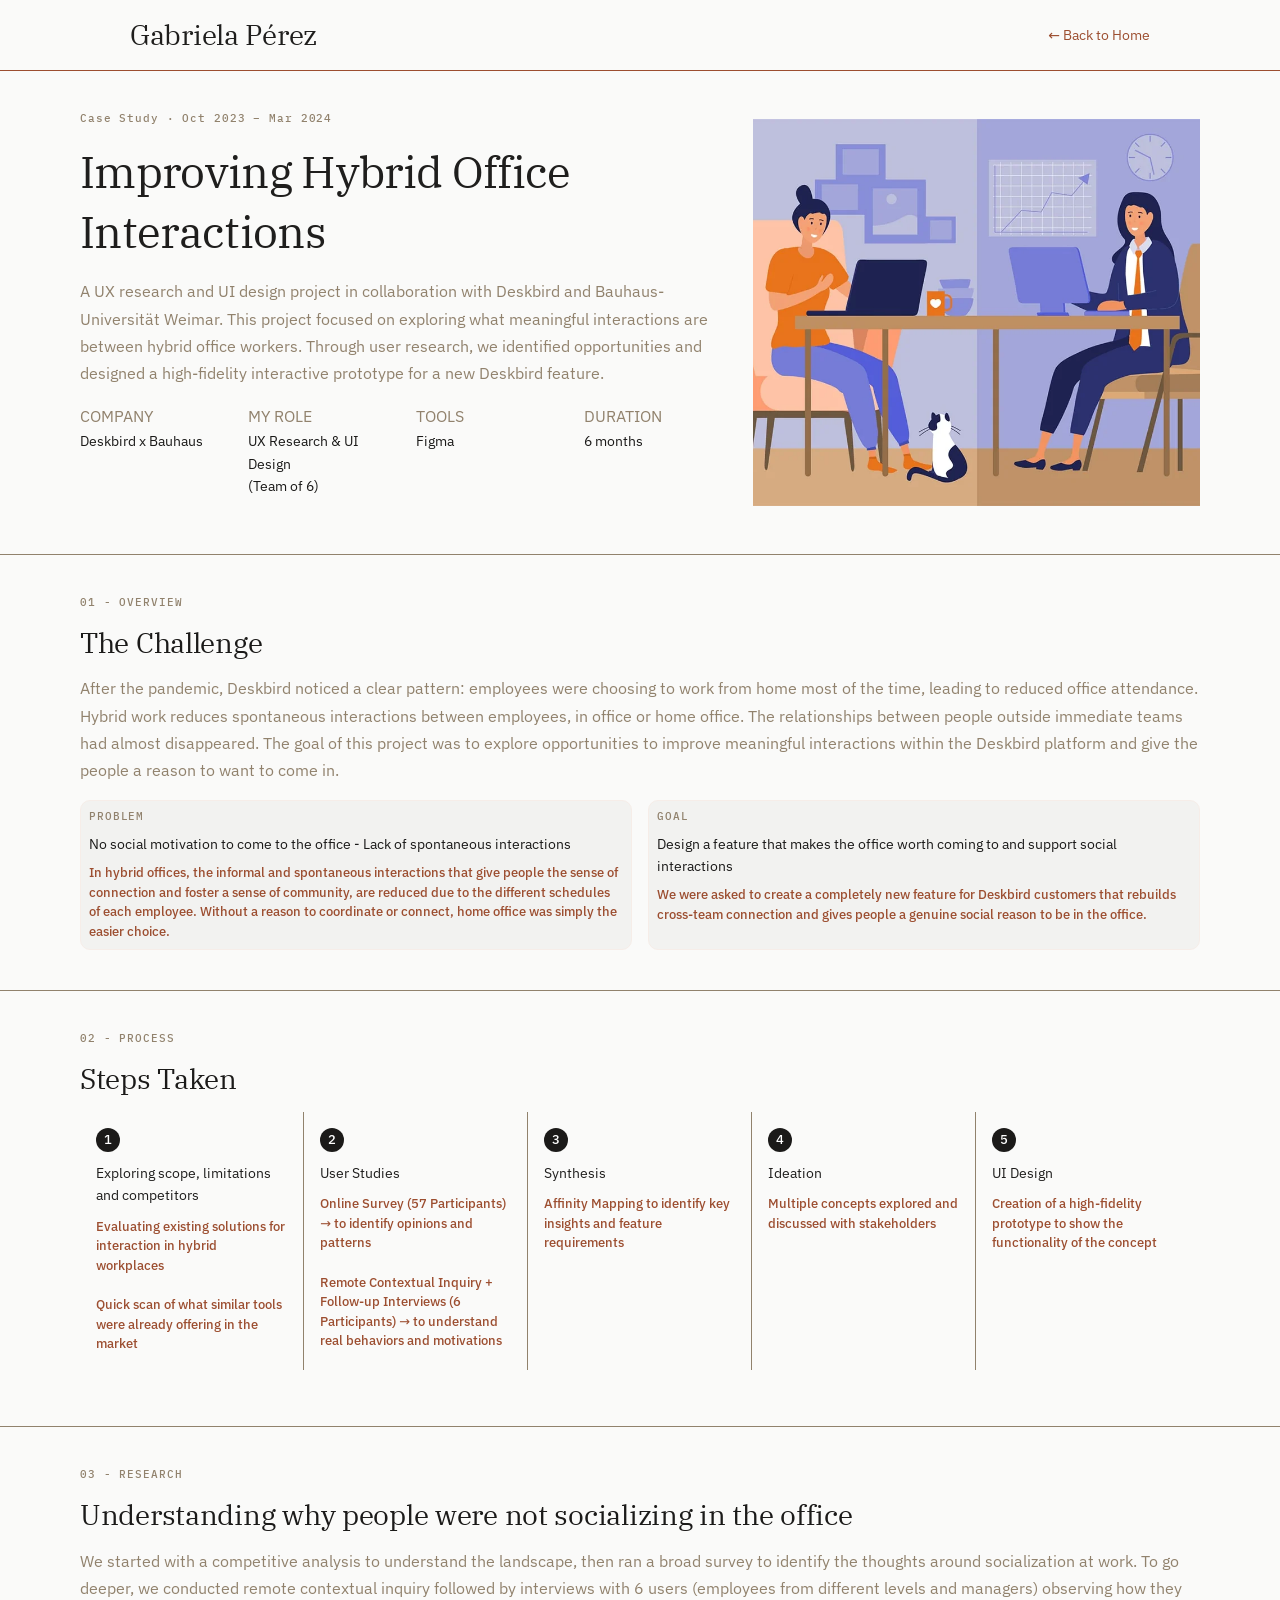
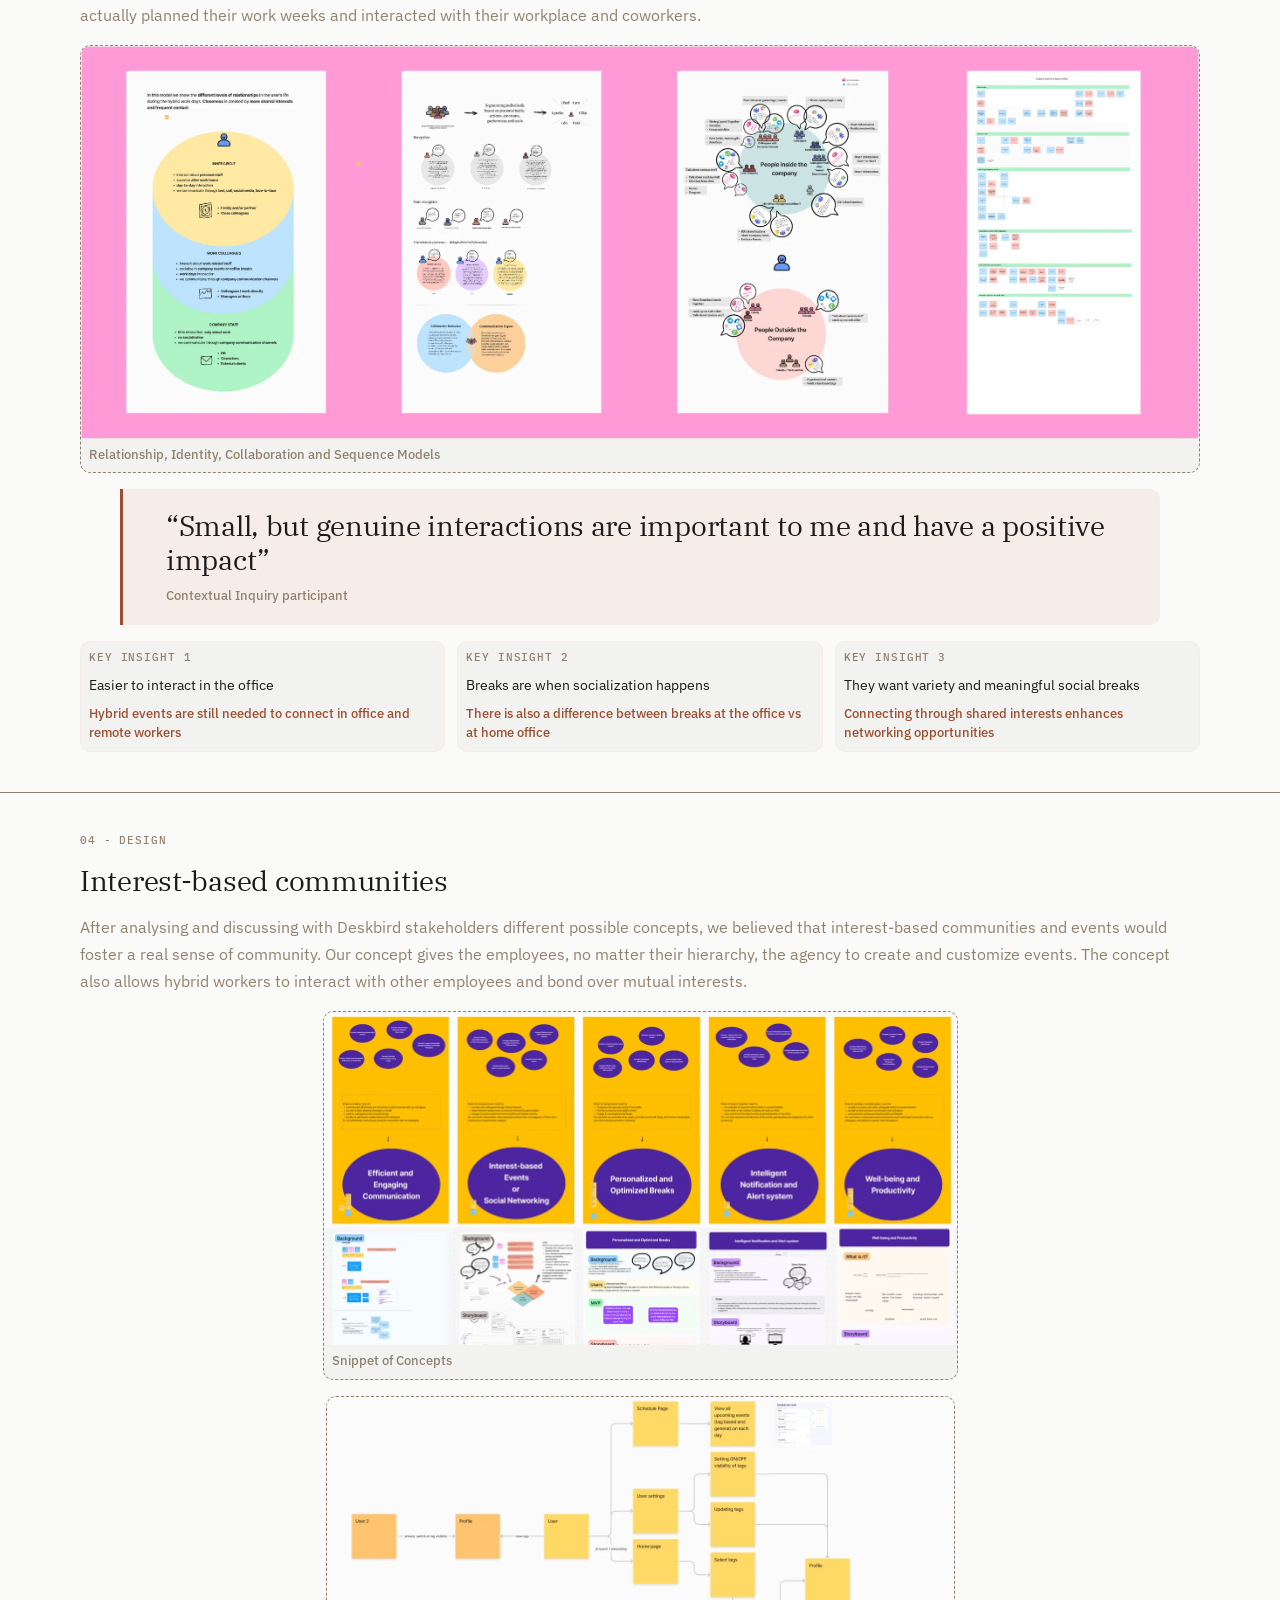
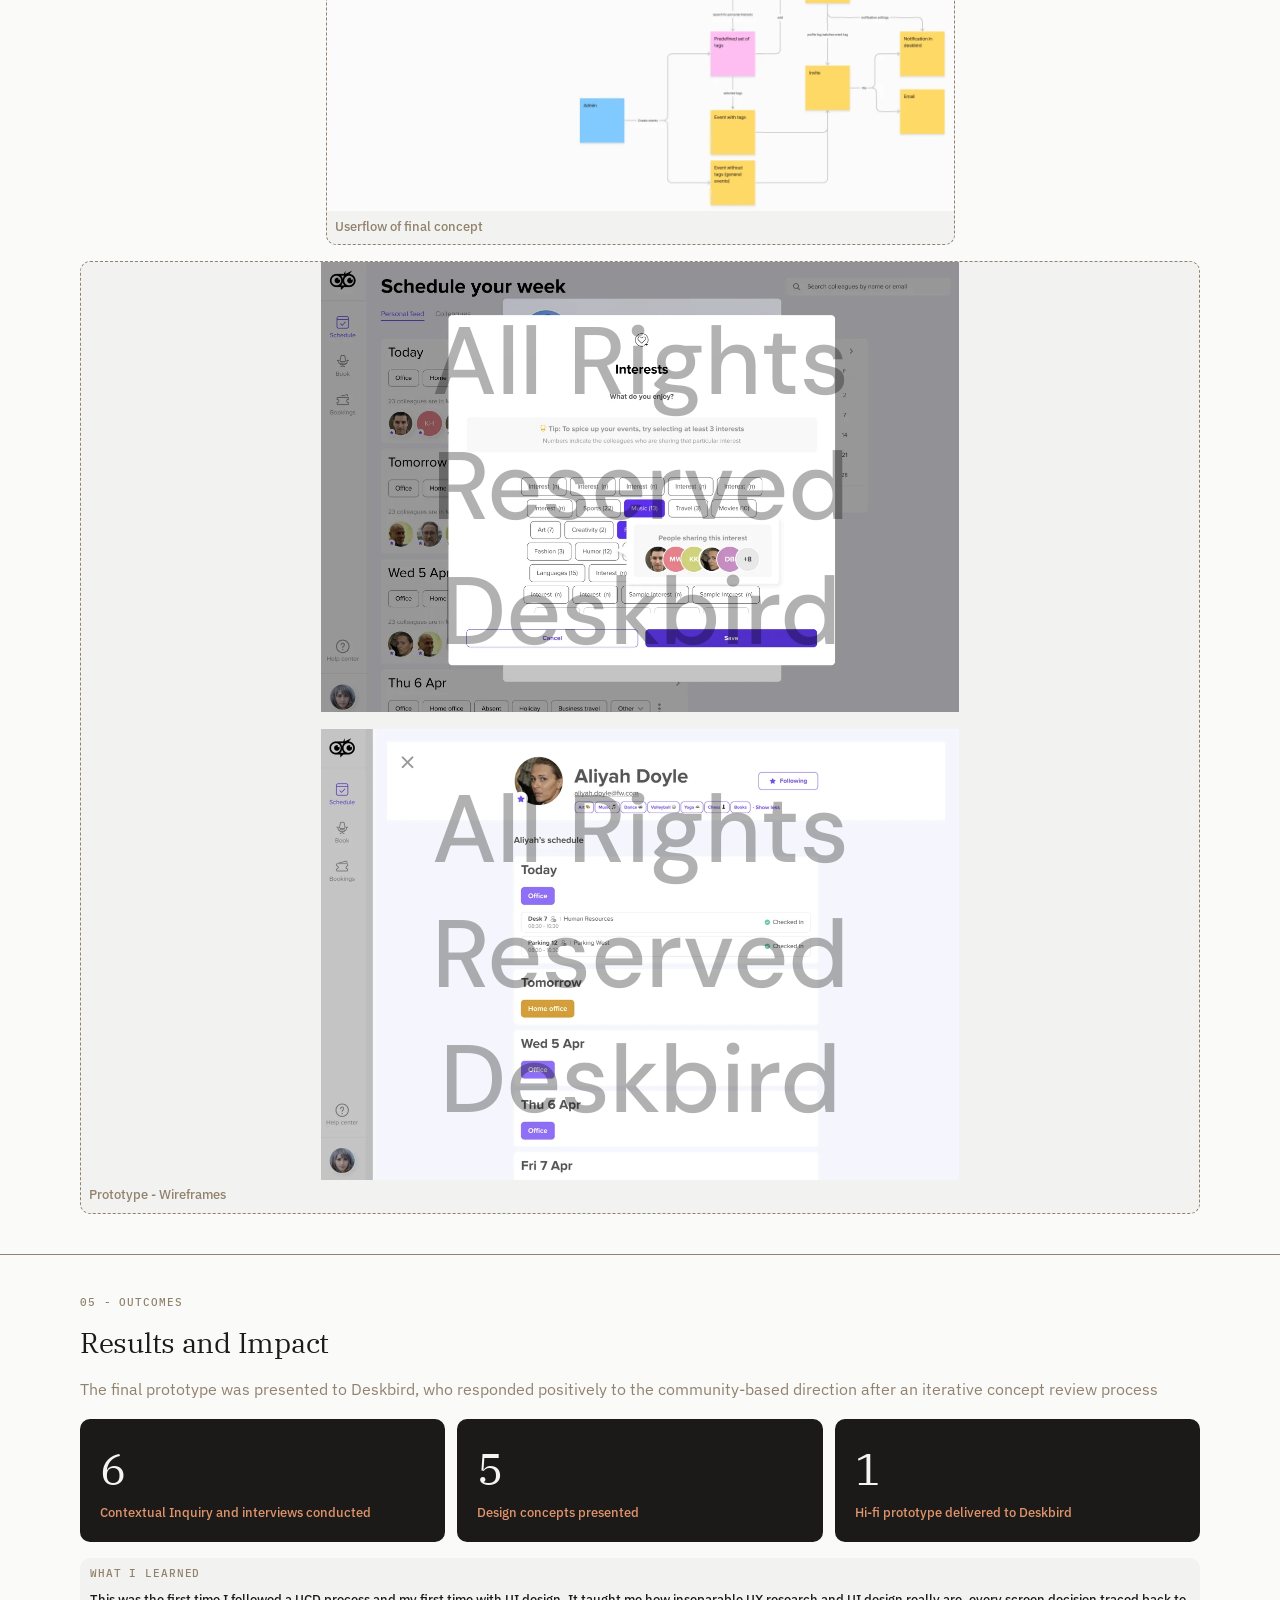
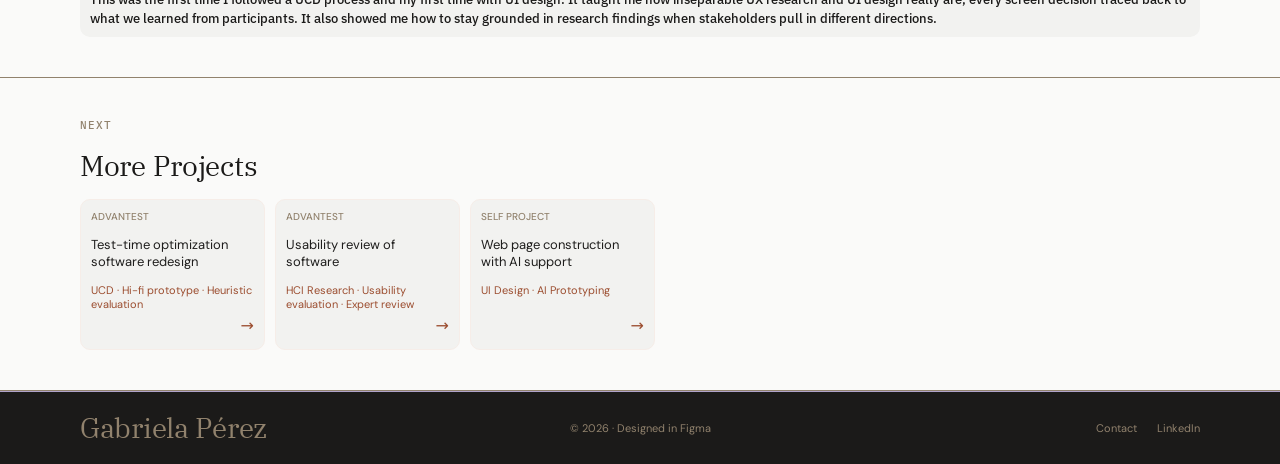
<file: project-deskbird-bauhaus/index.html>
<!DOCTYPE html>
<html lang="en">
<head>
  <meta charset="utf-8">
  <meta name="viewport" content="width=device-width, initial-scale=1">
  <title>Deskbird × Bauhaus · Gabriela Pérez</title>
  <meta name="description" content="Case study: improving hybrid office interactions, a UX research and UI design project with Deskbird and Bauhaus-Universität Weimar.">
  <meta name="robots" content="noindex">
  <link rel="icon" href="../assets/favicon.svg" type="image/svg+xml">
  <link rel="icon" href="../assets/favicon-32.png" type="image/png" sizes="32x32">
  <link rel="apple-touch-icon" href="../assets/apple-touch-icon.png">
  <link rel="preload" href="../assets/fonts/ibm-plex-serif-latin-400-normal.woff2" as="font" type="font/woff2" crossorigin>
  <link rel="stylesheet" href="../css/style.css">
</head>
<body class="case">
  <header class="site-header">
    <div class="site-header__inner">
      <a class="brand" href="../">Gabriela Pérez</a>
      <a class="back" href="../">← Back to Home</a>
    </div>
  </header>

  <main>
    <section class="sec case-hero">
      <div class="case-hero__text">
        <p class="eyebrow">Case Study · Oct 2023 – Mar 2024</p>
        <h1 class="h-display">Improving Hybrid Office Interactions</h1>
        <p class="body">A UX research and UI design project in collaboration with Deskbird and Bauhaus-Universität Weimar. This project focused on exploring what meaningful interactions are between hybrid office workers. Through user research, we identified opportunities and designed a high-fidelity interactive prototype for a new Deskbird feature.</p>
        <dl class="meta"><div><dt>Company</dt><dd>Deskbird x Bauhaus</dd></div><div><dt>My role</dt><dd>UX Research &amp; UI Design</dd><dd>(Team of 6)</dd></div><div><dt>Tools</dt><dd>Figma</dd></div><div><dt>Duration</dt><dd>6 months</dd></div></dl>
      </div>
      <div class="case-hero__media"><img src="../assets/img/deskbird-hero.webp" alt="Deskbird prototype screens" width="623" height="387" style="width:100%;aspect-ratio:623/387;object-fit:cover"></div>
    </section>

    <section class="sec">
      <p class="eyebrow">01 - OVERVIEW</p>
      <h2 class="h-section">The Challenge</h2>
      <p class="body">After the pandemic, Deskbird noticed a clear pattern: employees were choosing to work from home most of the time, leading to reduced office attendance. Hybrid work reduces spontaneous interactions between employees, in office or home office. The relationships between people outside immediate teams had almost disappeared. The goal of this project was to explore opportunities to improve meaningful interactions within the Deskbird platform and give the people a reason to want to come in.</p>
      <div class="duo">
        <div class="box"><span class="eyebrow">PROBLEM</span><h3>No social motivation to come to the office - Lack of spontaneous interactions</h3><p class="note">In hybrid offices, the informal and spontaneous interactions that give people the sense of connection and foster a sense of community, are reduced due to the different schedules of each employee. Without a reason to coordinate or connect, home office was simply the easier choice.</p></div>
        <div class="box"><span class="eyebrow">GOAL</span><h3>Design a feature that makes the office worth coming to and support social interactions</h3><p class="note">We were asked to create a completely new feature for Deskbird customers that rebuilds cross-team connection and gives people a genuine social reason to be in the office.</p></div>
      </div>
    </section>

    <section class="sec">
      <p class="eyebrow">02 - PROCESS</p>
      <h2 class="h-section">Steps Taken</h2>
      <ol class="steps" style="--n:5"><li><span class="steps__num">1</span><h3>Exploring scope, limitations and competitors</h3><p class="note">Evaluating existing solutions for interaction in hybrid workplaces</p><p class="note gap">Quick scan of what similar tools were already offering in the market</p></li><li><span class="steps__num">2</span><h3>User Studies</h3><p class="note">Online Survey (57 Participants) → to identify opinions and patterns</p><p class="note gap">Remote Contextual Inquiry + Follow-up Interviews (6 Participants) → to understand real behaviors and motivations</p></li><li><span class="steps__num">3</span><h3>Synthesis</h3><p class="note">Affinity Mapping to identify key insights and feature requirements</p></li><li><span class="steps__num">4</span><h3>Ideation</h3><p class="note">Multiple concepts explored and discussed with stakeholders</p></li><li><span class="steps__num">5</span><h3>UI Design</h3><p class="note">Creation of a high-fidelity prototype to show the functionality of the concept</p></li></ol>
    </section>

    <section class="sec">
      <p class="eyebrow">03 - RESEARCH</p>
      <h2 class="h-section">Understanding why people were not socializing in the office</h2>
      <p class="body">We started with a competitive analysis to understand the landscape, then ran a broad survey to identify the thoughts around socialization at work. To go deeper, we conducted remote contextual inquiry followed by interviews with 6 users (employees from different levels and managers) observing how they actually planned their work weeks and interacted with their workplace and coworkers.</p>
      <figure class="figure"><img src="../assets/img/deskbird-models.webp" alt="Relationship, Identity, Collaboration and Sequence Models" loading="lazy"><figcaption class="cap-sm">Relationship, Identity, Collaboration and Sequence Models</figcaption></figure>
      <blockquote class="quote"><p>“Small, but genuine interactions are important to me and have a positive impact”</p><cite>Contextual Inquiry participant</cite></blockquote>
      <div class="trio">
        <div class="box"><span class="eyebrow">KEY INSIGHT 1</span><h3>Easier to interact in the office</h3><p class="note">Hybrid events are still needed to connect in office and remote workers</p></div>
        <div class="box"><span class="eyebrow">KEY INSIGHT 2</span><h3>Breaks are when socialization happens</h3><p class="note">There is also a difference between breaks at the office vs at home office</p></div>
        <div class="box"><span class="eyebrow">KEY INSIGHT 3</span><h3>They want variety and meaningful social breaks</h3><p class="note">Connecting through shared interests enhances networking opportunities</p></div>
      </div>
    </section>

    <section class="sec">
      <p class="eyebrow">04 - DESIGN</p>
      <h2 class="h-section">Interest-based communities</h2>
      <p class="body">After analysing and discussing with Deskbird stakeholders different possible concepts, we believed that interest-based communities and events would foster a real sense of community. Our concept gives the employees, no matter their hierarchy, the agency to create and customize events. The concept also allows hybrid workers to interact with other employees and bond over mutual interests.</p>
      <figure class="figure figure--center" style="max-width:635px"><img src="../assets/img/deskbird-concepts.webp" alt="Snippet of concepts" loading="lazy"><figcaption class="cap-sm">Snippet of Concepts</figcaption></figure>
      <figure class="figure figure--center" style="max-width:629px"><img src="../assets/img/deskbird-userflow.webp" alt="Userflow of the final concept" loading="lazy"><figcaption class="cap-sm">Userflow of final concept</figcaption></figure>
      <figure class="figure"><div class="figure__stack"><div class="wm"><img src="../assets/img/deskbird-wireframes-1.webp" alt="Prototype wireframes, part 1" loading="lazy"><span class="watermark" aria-hidden="true">All Rights Reserved Deskbird</span></div><div class="wm"><img src="../assets/img/deskbird-wireframes-2.webp" alt="Prototype wireframes, part 2" loading="lazy"><span class="watermark" aria-hidden="true">All Rights Reserved Deskbird</span></div></div><figcaption class="cap-sm">Prototype - Wireframes</figcaption></figure>
    </section>

    <section class="sec">
      <p class="eyebrow">05 - OUTCOMES</p>
      <h2 class="h-section">Results and Impact</h2>
      <p class="body" style="margin-top:16px">The final prototype was presented to Deskbird, who responded positively to the community-based direction after an iterative concept review process</p>
      <div style="margin-top:16px"><div class="outcomes"><div class="outcome"><b>6</b><span>Contextual Inquiry and interviews conducted</span></div><div class="outcome"><b>5</b><span>Design concepts presented</span></div><div class="outcome"><b>1</b><span>Hi-fi prototype delivered to Deskbird</span></div></div></div>
      <div class="learned"><span class="eyebrow">WHAT I LEARNED</span><p>This was the first time I followed a UCD process and my first time with UI design. It taught me how inseparable UX research and UI design really are, every screen decision traced back to what we learned from participants. It also showed me how to stay grounded in research findings when stakeholders pull in different directions.</p></div>
    </section>

    <section class="sec more">
      <p class="eyebrow">NEXT</p>
      <h2 class="h-section" style="margin-top:16px">More Projects</h2>
      <div class="cards">
      <a class="pcard" href="../project-advantest-testtime/">
        <span class="pcard__label">Advantest</span>
        <span class="pcard__title">Test-time optimization software redesign</span>
        <span class="pcard__tags">UCD · Hi-fi prototype · Heuristic evaluation</span>
        <span class="pcard__arrow" aria-hidden="true">→</span>
      </a>
      <a class="pcard" href="../project-advantest-usability/">
        <span class="pcard__label">Advantest</span>
        <span class="pcard__title">Usability review of software</span>
        <span class="pcard__tags">HCI Research · Usability evaluation · Expert review</span>
        <span class="pcard__arrow" aria-hidden="true">→</span>
      </a>
      <a class="pcard" href="../kitchen-and-more-stuff/">
        <span class="pcard__label">Self project</span>
        <span class="pcard__title">Web page construction with AI support</span>
        <span class="pcard__tags">UI Design · AI Prototyping</span>
        <span class="pcard__arrow" aria-hidden="true">→</span>
      </a>
      </div>
    </section>
  </main>
  <footer class="site-footer">
    <div class="site-footer__inner">
      <a class="brand" href="../">Gabriela Pérez</a>
      <small>© 2026 · Designed in Figma</small>
      <nav aria-label="Footer">
        <a href="../contact/">Contact</a>
        <a href="https://linkedin.com/in/gabrielarosalbap/" target="_blank" rel="noopener">LinkedIn</a>
      </nav>
    </div>
  </footer>
</body>
</html>
</file>
<file: css/style.css>
/* ==========================================================
   Gabriela Pérez — Portfolio
   Rebuilt 1:1 from the Figma Sites version (Nov 2026)
   ========================================================== */

/* ---------- Fonts (self-hosted, no Google requests) ---------- */
@font-face { font-family: "DM Sans"; font-weight: 400; font-display: swap; src: url("../assets/fonts/dm-sans-latin-400-normal.woff2") format("woff2"); }
@font-face { font-family: "DM Sans"; font-weight: 500; font-display: swap; src: url("../assets/fonts/dm-sans-latin-500-normal.woff2") format("woff2"); }
@font-face { font-family: "DM Serif Display"; font-weight: 400; font-display: swap; src: url("../assets/fonts/dm-serif-display-latin-400-normal.woff2") format("woff2"); }
@font-face { font-family: "IBM Plex Serif"; font-weight: 400; font-display: swap; src: url("../assets/fonts/ibm-plex-serif-latin-400-normal.woff2") format("woff2"); }
@font-face { font-family: "IBM Plex Sans"; font-weight: 400; font-display: swap; src: url("../assets/fonts/ibm-plex-sans-latin-400-normal.woff2") format("woff2"); }
@font-face { font-family: "IBM Plex Sans"; font-weight: 500; font-display: swap; src: url("../assets/fonts/ibm-plex-sans-latin-500-normal.woff2") format("woff2"); }
@font-face { font-family: "IBM Plex Sans"; font-weight: 700; font-display: swap; src: url("../assets/fonts/ibm-plex-sans-latin-700-normal.woff2") format("woff2"); }
@font-face { font-family: "IBM Plex Mono"; font-weight: 500; font-display: swap; src: url("../assets/fonts/ibm-plex-mono-latin-500-normal.woff2") format("woff2"); }

/* ---------- Tokens (values measured on the original) ---------- */
:root {
  --bg: #fafaf9;
  --ink: #1f1e1d;
  --ink-2: #1b1a19;
  --accent: #9c4e30;
  --muted: #91826d;
  --card: #f2f2f0;
  --blush: #f6ede8;
  --peach: #e0946b;
  --dark: #1b1a19;
  --paper: #f5f4f2;
  --green-bg: #dff0e1;
  --green: #6faf80;
  --lavender: #b0a3ca;

  --serif: "IBM Plex Serif", Georgia, serif;
  --display: "DM Serif Display", Georgia, serif;
  --sans: "IBM Plex Sans", system-ui, sans-serif;
  --dm: "DM Sans", system-ui, sans-serif;
  --mono: "IBM Plex Mono", ui-monospace, monospace;

  --pad: 80px;          /* page side padding */
  --hair: 0.5px;        /* hairline borders */
}

*, *::before, *::after { box-sizing: border-box; }
html { scroll-behavior: smooth; -webkit-text-size-adjust: 100%; }
body { margin: 0; background: var(--bg); color: var(--ink); font-family: var(--sans); -webkit-font-smoothing: antialiased; }
img, video { display: block; max-width: 100%; }
a { color: inherit; }
p, h1, h2, h3, ul { margin: 0; }
.sr-only { position: absolute; width: 1px; height: 1px; overflow: hidden; clip: rect(0 0 0 0); white-space: nowrap; }

/* ---------- Shared type ---------- */
.eyebrow { font-family: var(--mono); font-weight: 500; font-size: 11px; line-height: 15.4px; letter-spacing: 0.88px; color: var(--muted); }
.h-display { font-family: var(--serif); font-weight: 400; font-size: 44px; line-height: 60px; letter-spacing: -0.66px; color: var(--ink); }
.h-section { font-family: var(--serif); font-weight: 400; font-size: 28px; line-height: 33.6px; letter-spacing: -0.28px; color: var(--ink-2); }
.body { font-size: 16px; line-height: 27.2px; color: var(--muted); }
.small { font-size: 14px; line-height: 22.4px; color: var(--ink-2); }
.note { font-weight: 500; font-size: 13px; line-height: 19.5px; color: var(--accent); }

/* ---------- Buttons ---------- */
.pill { display: inline-flex; align-items: center; justify-content: center; border-radius: 100px; background: var(--accent); color: var(--paper); text-decoration: none; font-family: var(--dm); font-size: 13px; height: 36px; padding: 0 10px; min-width: 100px; transition: background .15s; }
.pill:hover { background: #87412a; }
.pill--plex { font-family: var(--sans); font-size: 16px; line-height: 27.2px; height: 43px; padding: 0 17px; border-radius: 50px; }

/* ---------- Header ---------- */
.site-header { background: var(--bg); border-bottom: var(--hair) solid var(--accent); }
.site-header__inner { display: flex; align-items: center; justify-content: space-between; height: 72px; padding: 0 130px; }
.case .site-header__inner, .contact .site-header__inner { height: 70px; }
.brand { font-family: var(--serif); font-size: 28px; line-height: 33.6px; letter-spacing: -0.28px; color: var(--ink); text-decoration: none; }
.nav { display: flex; align-items: center; gap: 11px; }
.nav__link { font-family: var(--dm); font-size: 13px; color: var(--accent); text-decoration: underline; text-underline-offset: 2px; }
.back { font-family: var(--sans); font-size: 14px; line-height: 22.4px; color: var(--accent); text-decoration: none; }
.back:hover, .nav__link:hover { color: #87412a; }

/* ---------- Footer ---------- */
.site-footer { background: var(--dark); border-top: var(--hair) solid var(--lavender); }
.site-footer__inner { display: grid; grid-template-columns: 1fr auto 1fr; align-items: center; height: 72px; padding: 0 var(--pad); }
.site-footer .brand { color: var(--muted); }
.site-footer small { font-family: var(--dm); font-size: 11px; color: var(--muted); }
.site-footer nav { justify-self: end; display: flex; gap: 20px; }
.site-footer nav a { font-family: var(--dm); font-size: 11px; color: var(--muted); text-decoration: none; }
.site-footer nav a:hover { color: var(--blush); }

/* ==========================================================
   HOME
   ========================================================== */
.hero { display: grid; grid-template-columns: 1fr 1fr; min-height: 377px; }
.hero__text { padding: 56px 56px 33px; }
.badge { display: inline-flex; align-items: center; height: 38px; padding: 0 31px; border-radius: 100px; background: var(--green-bg); color: var(--green); font-family: var(--dm); font-weight: 500; font-size: 10px; }
.hero h1 { margin-top: 20px; font-family: var(--display); font-weight: 400; font-size: 42px; line-height: 58px; color: var(--ink); }
.hero h1 span { display: block; color: var(--accent); }
.hero__lead { margin-top: 19px; max-width: 601px; font-family: var(--dm); font-size: 14px; line-height: 18.5px; color: var(--ink-2); }
.btn-work { display: inline-flex; align-items: center; justify-content: center; margin-top: 20px; height: 38px; padding: 0 26px; border-radius: 100px; background: var(--accent); color: var(--bg); font-family: var(--dm); font-weight: 500; font-size: 10px; text-decoration: none; }
.btn-work:hover { background: #87412a; }

.hero__side { background: var(--blush); display: flex; align-items: center; gap: 50px; padding: 40px 63px; }
.photo { position: relative; flex: 0 0 229px; width: 229px; height: 297px; border-radius: 12px; overflow: hidden; }
.photo img { position: absolute; width: 112.7%; height: auto; max-width: none; left: -6.1%; top: -13.1%; }
.stats { display: grid; grid-template-columns: repeat(2, 129px); column-gap: 48px; row-gap: 16px; }
.stat { height: 92px; padding: 15px; border-radius: 8px; background: var(--dark); border: var(--hair) solid var(--peach); display: flex; flex-direction: column; justify-content: center; }
.stat b { font-family: var(--serif); font-weight: 400; font-size: 28px; line-height: 33.6px; letter-spacing: -0.28px; color: var(--blush); }
.stat b.stat__deg { font-size: 20px; line-height: 24px; letter-spacing: -0.2px; }
.stat span { margin-top: 4px; font-family: var(--dm); font-size: 11px; line-height: 14.5px; color: var(--peach); }

.projects { border-top: var(--hair) solid var(--muted); padding: 28px var(--pad); }
.projects h2 { margin-bottom: 15px; }
.cards { display: flex; flex-wrap: wrap; gap: 10px; }
.pcard { position: relative; display: flex; flex-direction: column; width: 185px; min-height: 149px; padding: 10px; border-radius: 10px; background: var(--card); border: var(--hair) solid var(--blush); text-decoration: none; transition: transform .15s, box-shadow .15s; }
.pcard:hover { transform: translateY(-2px); box-shadow: 0 6px 18px rgba(31,30,29,.08); }
.pcard__label { font-family: var(--dm); font-weight: 500; font-size: 10px; color: var(--muted); text-transform: uppercase; }
.pcard__title { margin-top: 13px; font-family: var(--dm); font-size: 13px; line-height: 17px; color: var(--ink); }
.pcard__tags { margin-top: 13px; font-family: var(--dm); font-size: 11px; line-height: 14.5px; color: var(--accent); }
.pcard__arrow { margin-top: auto; align-self: flex-end; font-family: var(--sans); font-size: 16px; line-height: 27.2px; color: var(--accent); }

/* ==========================================================
   CASE STUDY PAGES
   ========================================================== */
.sec { border-bottom: var(--hair) solid var(--muted); padding: 40px var(--pad); }
.sec > .eyebrow + .h-section { margin-top: 16px; }
.sec .h-section + .body, .sec .h-section + .steps, .sec .h-section + .outcomes { margin-top: 16px; }
.sec .h-section + .steps { margin-top: 16px; }
.body + .body { margin-top: 27px; }

.case-hero { display: grid; grid-template-columns: 633px 1fr; column-gap: 40px; align-items: center; }
.case-hero__text .h-display { margin-top: 16px; }
.case-hero__text .body { margin-top: 16px; }
.case-hero__media { display: flex; flex-direction: column; align-items: center; gap: 16px; }
.meta { display: grid; grid-template-columns: repeat(4, 128px); column-gap: 40px; margin-top: 16px; }
.meta dt { font-size: 16px; line-height: 27.2px; color: var(--muted); text-transform: uppercase; }
.meta dd { margin: 0; font-size: 14px; line-height: 22.4px; color: var(--ink-2); }

.box { border-radius: 10px; background: var(--card); border: var(--hair) solid var(--blush); padding: 8px; }
.box .eyebrow { display: block; }
.box h3 { margin-top: 8px; font-weight: 400; font-size: 14px; line-height: 22.4px; color: var(--ink-2); }
.box .note { margin-top: 8px; }
.duo { display: grid; grid-template-columns: 1fr 1fr; gap: 16px; margin-top: 16px; }
.trio { display: grid; grid-template-columns: repeat(3, 1fr); gap: 12px; margin-top: 16px; }

.steps { display: grid; grid-template-columns: repeat(var(--n, 5), minmax(0, 1fr)); padding: 0; list-style: none; }
.steps li { padding: 16px; border-right: 1px solid var(--muted); }
.steps li:last-child { border-right: 0; }
.steps__num { display: flex; align-items: center; justify-content: center; width: 24px; height: 24px; border-radius: 100px; background: var(--dark); color: #fff; font-weight: 500; font-size: 13px; line-height: 19.5px; }
.steps h3 { margin-top: 10px; font-weight: 400; font-size: 14px; line-height: 22.4px; color: var(--ink); }
.steps .note { margin-top: 10px; }
.steps .note + .note { margin-top: 0; }
.steps .note.gap { margin-top: 20px; }

.figure { margin: 16px 0 0; border-radius: 10px; background: var(--card); border: var(--hair) dashed var(--muted); overflow: hidden; }
.figure img, .figure video { width: 100%; height: auto; }
.figure figcaption { padding: 0 8px; font-size: 16px; line-height: 27.2px; color: var(--muted); }
.figure figcaption.cap-sm { padding: 6px 8px 8px; font-weight: 500; font-size: 13px; line-height: 19.5px; }
.figure--center { max-width: 632px; margin-left: auto; margin-right: auto; }
.figure--plain { border: 0; background: transparent; border-radius: 0; }
.figure--plain img { margin: 0 auto; }
.figure__stack { display: flex; flex-direction: column; align-items: center; gap: 17px; }
.figure__stack > img { max-width: 638px; }

.quote { margin-top: 16px; background: var(--blush); border-left: 3px solid var(--accent); border-radius: 0 10px 10px 0; padding: 20px 43px; }
.quote p { font-family: var(--serif); font-size: 28px; line-height: 33.6px; letter-spacing: -0.28px; color: var(--ink-2); }
.quote cite { display: block; margin-top: 9px; font-style: normal; font-weight: 500; font-size: 13px; line-height: 19.5px; color: var(--muted); }

.outcomes { display: grid; grid-template-columns: repeat(3, 1fr); gap: 12px; align-items: start; }
.outcome { border-radius: 10px; background: var(--dark); padding: 20px; }
.outcome b { display: block; font-family: var(--serif); font-weight: 400; font-size: 44px; line-height: 60px; letter-spacing: -0.66px; color: var(--paper); }
.outcome span { display: block; margin-top: 4px; font-weight: 500; font-size: 13px; line-height: 19.5px; color: var(--peach); }
.learned { margin-top: 16px; border-radius: 10px; background: var(--card); padding: 8px 10px; }
.learned .eyebrow { display: block; }
.learned p { margin-top: 8px; font-weight: 500; font-size: 13px; line-height: 19.5px; color: var(--ink-2); }
.learned p + p { margin-top: 19.5px; }

.more .h-section { margin-bottom: 16px; }

/* ---------- Kitchen page ---------- */
.k-hero-media img { width: 262px; height: auto; }
.decision { display: grid; grid-template-columns: 1fr 400px; column-gap: 55px; align-items: center; margin-top: 40px; }
.decision--wide { grid-template-columns: 466px 1fr; column-gap: 41px; }
.decision .body + .body { margin-top: 27px; }
.decision strong { font-weight: 700; }
.phone { width: 400px; aspect-ratio: 400 / 641; overflow: hidden; }
.phone video { width: 100%; height: 100%; object-fit: cover; }
.decision__img { border-radius: 10px; width: 100%; }
.build { border-radius: 10px; background: var(--blush); padding: 16px 17px 17px; }
.build .h-section { color: var(--accent); }
.build .body { margin-top: 20px; color: var(--ink); }
.build__row { display: grid; grid-template-columns: 460fr 164fr 561fr; column-gap: 20px; align-items: center; margin: 19px 0 20px; }
.build__row img { width: 100%; height: auto; }
.center { display: flex; justify-content: center; margin-top: 33px; }

/* ==========================================================
   CONTACT
   ========================================================== */
.contact-hero { background: var(--card); border-bottom: var(--hair) solid var(--muted); padding: 20px var(--pad) 40px; }
.contact-hero h1 { margin-top: 14px; font-family: var(--serif); font-weight: 400; font-size: 44px; line-height: 63px; letter-spacing: -0.66px; color: var(--ink-2); }
.contact-hero h1 span { color: var(--accent); }
.contact-hero .body { margin-top: 15px; color: var(--ink-2); }
.contact-body { display: grid; grid-template-columns: 1fr 1fr; border-bottom: var(--hair) solid var(--muted); min-height: 426px; }
.contact-body__left { display: flex; flex-direction: column; align-items: center; padding: 67px 40px 60px; border-right: var(--hair) solid var(--muted); }
.contact-body__right { padding: 67px 57px 60px; }
.channels { list-style: none; padding: 0; margin-top: 13px; display: grid; gap: 12px; width: 370px; max-width: 100%; }
.channel { display: flex; align-items: center; gap: 20px; height: 79px; padding: 0 18px; border-radius: 10px; background: var(--card); border: var(--hair) solid var(--blush); }
.channel__icon { flex: 0 0 36px; width: 36px; height: 36px; border-radius: 8px; background: var(--dark); color: #fff; display: flex; align-items: center; justify-content: center; }
.channel__icon svg { width: 20px; height: 20px; }
.channel .eyebrow { display: block; line-height: 14px; }
.channel p, .channel a { font-size: 14px; line-height: 22.4px; color: var(--ink); }
.langs { display: flex; gap: 29px; max-width: 521px; padding: 12px 0; border-bottom: var(--hair) solid var(--muted); font-weight: 500; font-size: 13px; line-height: 19.5px; color: var(--muted); }
.langs b { font-weight: 500; color: var(--ink-2); }
.contact-body__right .pill { margin-top: 24px; }

/* ==========================================================
   RESPONSIVE (the Figma version had no mobile layout)
   ========================================================== */
@media (max-width: 1200px) {
  .site-header__inner { padding: 0 var(--pad); }
  .hero__side { gap: 32px; padding: 40px; }
  .stats { column-gap: 16px; }
  .case-hero { grid-template-columns: 1fr 1fr; }
  .meta { grid-template-columns: repeat(2, minmax(0, 1fr)); row-gap: 16px; }
}

@media (max-width: 960px) {
  :root { --pad: 32px; }
  .hero { grid-template-columns: 1fr; }
  .hero__text { padding: 48px var(--pad) 40px; }
  .hero__side { justify-content: center; flex-wrap: wrap; padding: 40px var(--pad); }
  .case-hero { grid-template-columns: 1fr; row-gap: 32px; }
  .case-hero__media img { max-width: 360px; }
  .steps { grid-template-columns: repeat(2, minmax(0, 1fr)); }
  .steps li { border-right: 0; }
  .steps li:nth-child(odd):not(:last-child) { border-right: 1px solid var(--muted); }
  .duo, .trio, .outcomes { grid-template-columns: 1fr; }
  .decision, .decision--wide { grid-template-columns: 1fr; row-gap: 28px; }
  .decision .phone, .decision__img { justify-self: center; }
  .decision--wide .decision__img { order: 2; }
  .contact-body { grid-template-columns: minmax(0, 1fr); }
  .contact-body__left { border-right: 0; border-bottom: var(--hair) solid var(--muted); padding: 48px var(--pad); }
  .contact-body__right { padding: 40px var(--pad) 56px; }
}

@media (max-width: 600px) {
  :root { --pad: 20px; }
  .site-header__inner, .case .site-header__inner, .contact .site-header__inner { height: 60px; }
  .brand { font-size: 22px; line-height: 28px; }
  .nav__link { display: none; }
  .hero h1 { font-size: 36px; line-height: 46px; }
  .photo { flex-basis: 100%; width: 100%; max-width: 300px; height: auto; aspect-ratio: 229 / 297; }
  .stats { width: 100%; max-width: 300px; grid-template-columns: 1fr 1fr; }
  .cards { display: grid; grid-template-columns: 1fr 1fr; }
  .pcard { width: auto; }
  .h-display { font-size: 34px; line-height: 44px; }
  .contact-hero h1 { font-size: 34px; line-height: 44px; }
  .h-section { font-size: 24px; line-height: 30px; }
  .quote { padding: 16px 20px; }
  .quote p { font-size: 22px; line-height: 28px; }
  .steps { grid-template-columns: minmax(0, 1fr); }
  .steps li, .steps li:nth-child(odd):not(:last-child) { border-right: 0; padding: 16px 0; }
  .steps li + li { border-top: 1px solid var(--muted); }
  .phone { width: min(400px, 100%); }
  .build__row { grid-template-columns: 1fr; row-gap: 12px; }
  .build__row .arrow { width: 80px; margin: 0 auto; transform: rotate(90deg); }
  .site-footer__inner { grid-template-columns: 1fr; height: auto; padding: 24px var(--pad); row-gap: 8px; }
  .site-footer nav { justify-self: start; }
  .channel { padding: 0 14px; gap: 14px; }
  .channel a { word-break: break-all; }
}

/* Contact page uses white paper and a lavender header line in the original */
body.contact { background: #fff; }
.contact .site-header { background: #fff; border-bottom-color: #ddd8ec; }
.case .site-header { border-bottom-color: var(--accent); }
.channel__img { flex: 0 0 36px; width: 36px; height: 36px; }
.figure--research { padding: 24px 0; background: #f6f1f5; }
.figure--research img { max-width: 802px; margin: 0 auto; }

/* Watermark over the Deskbird wireframes (as in the original) */
.wm { position: relative; width: 100%; max-width: 638px; container-type: inline-size; }
.wm img { width: 100%; max-width: none; }
.watermark { position: absolute; inset: 0; display: flex; align-items: center; justify-content: center; text-align: center; font-family: var(--dm); font-weight: 500; font-size: min(96px, 15cqw); line-height: normal; color: #000; opacity: .3; pointer-events: none; user-select: none; }
</file>
